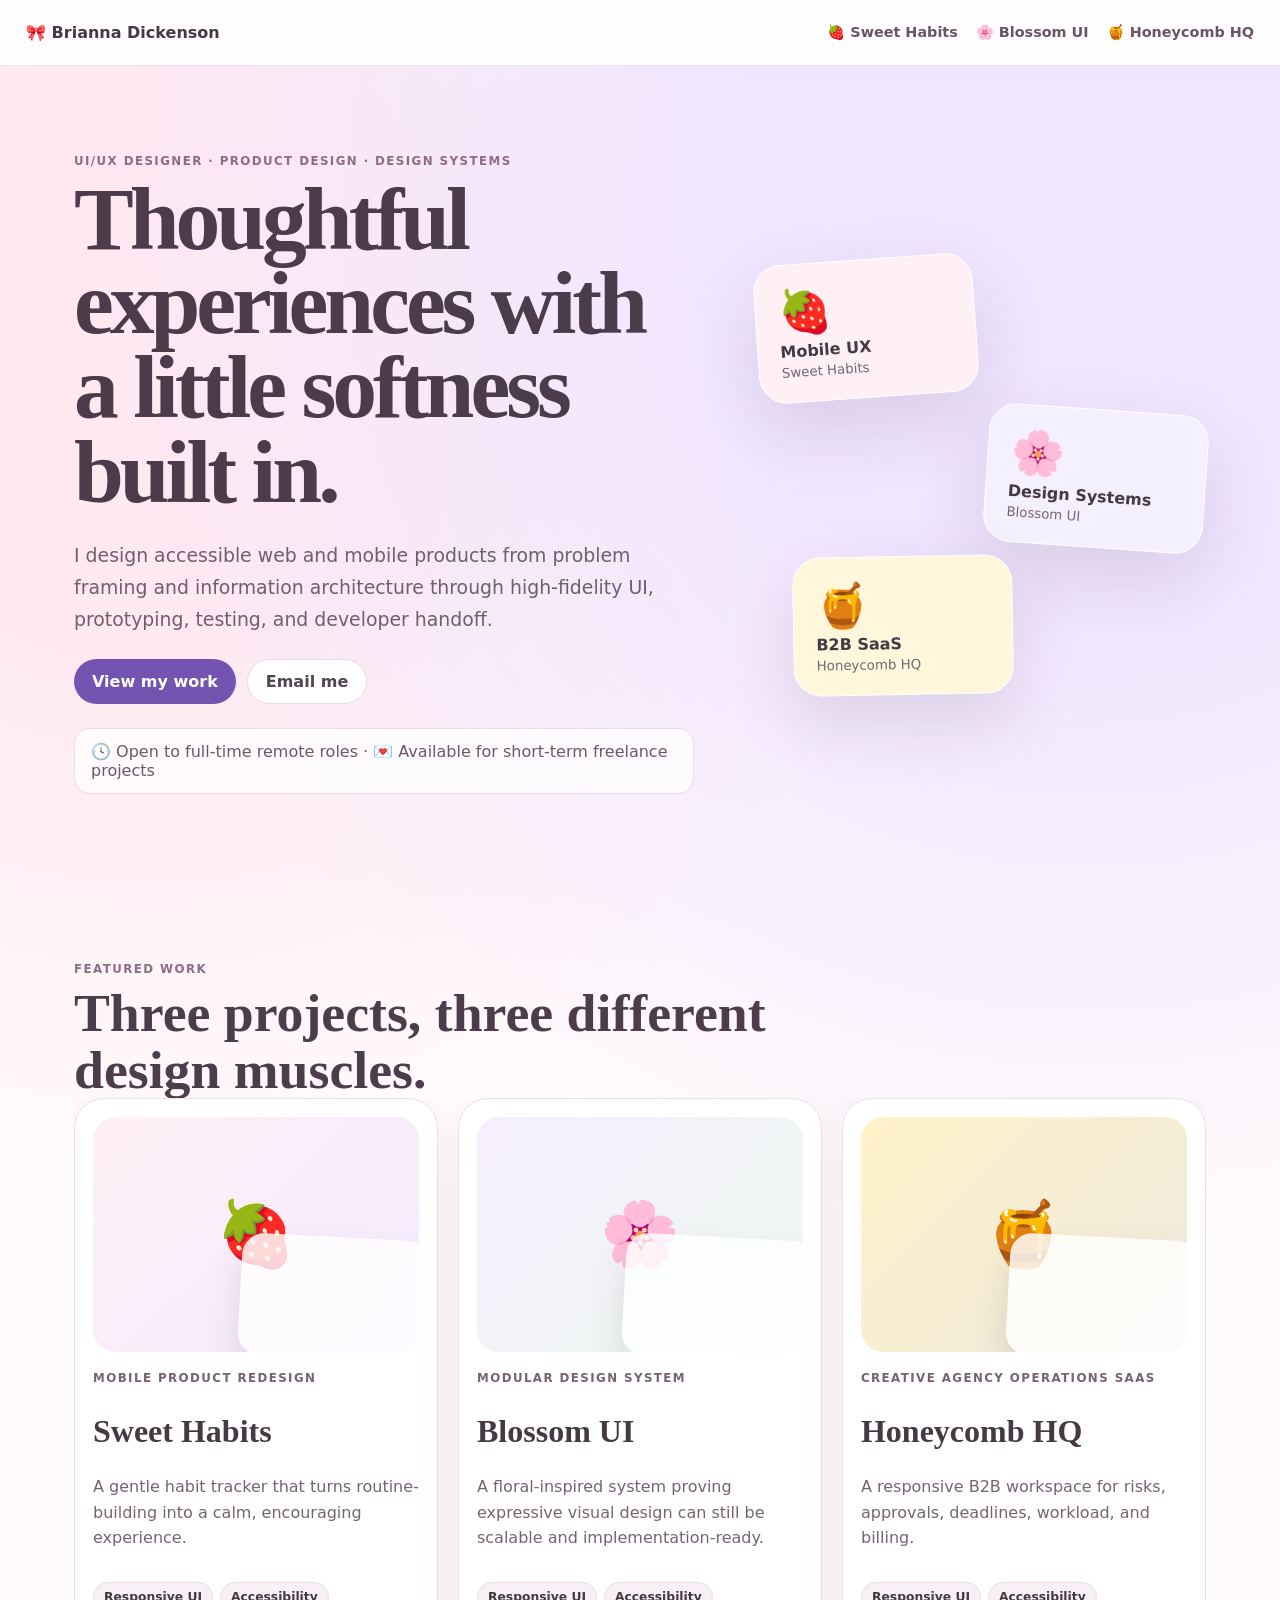
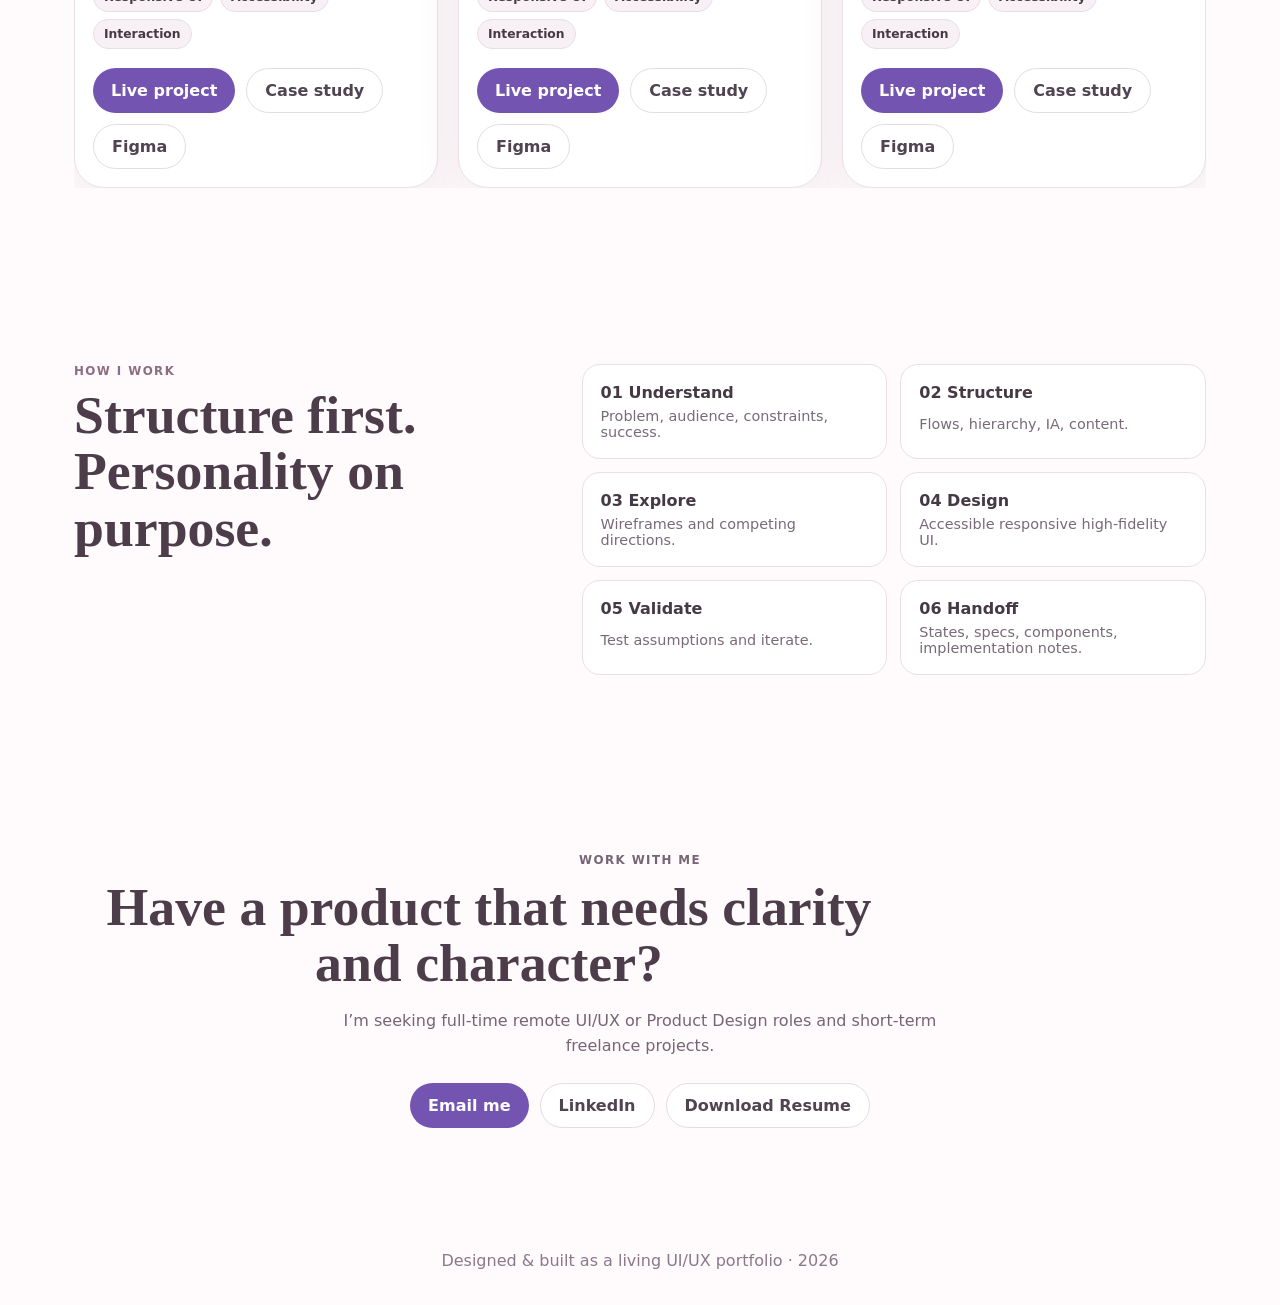
<file: site/index.html>
<!doctype html>
<html lang="en">
<head>
<meta charset="utf-8">
<meta name="viewport" content="width=device-width,initial-scale=1">
<meta name="description" content="Brianna Dickenson — UI/UX Designer, Product Design, Design Systems.">
<title>Brianna Dickenson · UI/UX Designer</title>
<style>
:root{font-family:Inter,system-ui,-apple-system,BlinkMacSystemFont,"Segoe UI",sans-serif;color:#453943;background:#fffafc;--pink:#b85f88;--purple:#79589f;--honey:#d6a72f;--ink:#2d3034}*{box-sizing:border-box}html{scroll-behavior:smooth}body{margin:0;min-width:320px}a{color:inherit}button,input,select{font:inherit}button{cursor:pointer}:focus-visible{outline:3px solid #6d56c7;outline-offset:3px}.skip{position:fixed;left:12px;top:12px;transform:translateY(-200%);background:#fff;padding:10px 14px;border-radius:10px;z-index:999}.skip:focus{transform:none}.manual-reduce *{scroll-behavior:auto!important;transition:none!important;animation:none!important}.eyebrow{text-transform:uppercase;letter-spacing:.12em;font-size:.74rem;font-weight:850;color:#8c6e82;margin:0 0 9px}.pill{display:inline-flex;padding:7px 10px;border-radius:999px;background:#f7f0f5;border:1px solid #eadde6;font-size:.77rem;font-weight:750}.btn{border:0;border-radius:999px;padding:12px 18px;font-weight:800;text-decoration:none;display:inline-flex;align-items:center;justify-content:center;gap:8px}.btn.primary{background:#7454b1;color:#fff}.btn.secondary{background:#fff;border:1px solid #e5dce3;color:#514451}.btn.pink{background:var(--pink);color:#fff}.btn.honey{background:var(--honey);color:#242424}.topnav{height:66px;display:flex;align-items:center;justify-content:space-between;padding:0 26px;border-bottom:1px solid rgba(70,50,65,.12);background:rgba(255,255,255,.9);backdrop-filter:blur(12px);position:sticky;top:0;z-index:30}.topnav a{text-decoration:none;font-weight:750}.topnav .brand{font-weight:900}.navlinks{display:flex;gap:18px;font-size:.9rem;color:#665765}
main{min-height:calc(100vh - 66px)}
/* landing */
.landing{background:radial-gradient(circle at 85% 8%,#f0e6ff 0 13%,transparent 35%),radial-gradient(circle at 12% 12%,#ffe9f1 0 11%,transparent 29%),#fffafc}.hero{max-width:1180px;margin:auto;padding:88px 24px 80px;display:grid;grid-template-columns:1.15fr .85fr;gap:54px;align-items:center;min-height:680px}.hero h1{font-family:Georgia,serif;font-size:clamp(3.2rem,7vw,6.7rem);line-height:.94;letter-spacing:-.045em;margin:0 0 25px;color:#4c3b4b}.lede{font-size:1.18rem;line-height:1.7;color:#6f5f6e;max-width:720px}.actions{display:flex;gap:11px;flex-wrap:wrap;margin-top:24px}.availability{margin-top:24px;background:rgba(255,255,255,.78);border:1px solid #eadce6;padding:13px 16px;border-radius:16px;width:fit-content;color:#6b5868}.heroart{min-height:470px;position:relative}.float{position:absolute;min-width:220px;padding:22px;border-radius:28px;box-shadow:0 28px 70px rgba(79,50,76,.14);border:1px solid #fff;display:grid;gap:4px}.float span{font-size:2.7rem}.float small{color:#776575}.f1{top:20px;left:8px;background:#fff0f5;transform:rotate(-4deg)}.f2{top:170px;right:0;background:#f5f0ff;transform:rotate(4deg)}.f3{bottom:14px;left:45px;background:#fff6db;transform:rotate(-1deg)}.section{max-width:1180px;margin:auto;padding:88px 24px}.section h2{font-family:Georgia,serif;font-size:clamp(2.25rem,4.2vw,4.3rem);line-height:1.05;margin:0;color:#4d3d4b;max-width:830px}.grid3{display:grid;grid-template-columns:repeat(3,1fr);gap:22px;margin-top:42px}.card{border-radius:30px;padding:18px;border:1px solid #eadfe8;background:#fff;box-shadow:0 18px 50px rgba(82,55,79,.07)}.preview{height:235px;border-radius:22px;display:grid;place-items:center;font-size:4rem;position:relative;overflow:hidden}.preview:after{content:"";position:absolute;width:58%;height:52%;right:-3%;bottom:-3%;background:rgba(255,255,255,.82);border-radius:22px;transform:rotate(3deg);box-shadow:0 20px 35px rgba(50,30,50,.12)}.sweetbg{background:linear-gradient(135deg,#fff0f5,#f4eaff)}.blossombg{background:linear-gradient(135deg,#f5eeff,#eff9ef)}.honeybg{background:linear-gradient(135deg,#fff2c8,#eee9df)}.card h3{font-family:Georgia,serif;font-size:2rem;margin:16px 0 8px}.card p{line-height:1.6;color:#746472}.chips{display:flex;gap:7px;flex-wrap:wrap;margin:15px 0 19px}.about{display:grid;grid-template-columns:.85fr 1.15fr;gap:46px}.process{display:grid;grid-template-columns:repeat(2,1fr);gap:13px}.process div{background:#fff;border:1px solid #eadfe8;border-radius:18px;padding:18px;display:grid;gap:6px}.process span{color:#786a76;font-size:.9rem}.contact{text-align:center}.contact p{max-width:650px;margin-inline:auto;color:#766575;line-height:1.6}.contact .actions{justify-content:center}.footer{text-align:center;padding:35px 20px;color:#8b7888}
/* Sweet */
.sweet{background:linear-gradient(180deg,#fffafd,#fff1f6)}.intro{max-width:1120px;margin:auto;padding:52px 24px 34px;display:flex;justify-content:space-between;align-items:end;gap:24px}.intro h1{font-family:Georgia,serif;font-size:clamp(3rem,6vw,5.3rem);margin:0;color:#6b3f58}.intro p:last-child{max-width:620px;line-height:1.6;color:#7f6675}.toggle{display:flex;gap:7px;align-items:center;background:#fff;border:1px solid #eadce4;border-radius:999px;padding:10px 14px;font-weight:700;white-space:nowrap}.phonewrap{max-width:1120px;margin:auto;padding:10px 24px 90px;display:grid;grid-template-columns:minmax(320px,500px) 1fr;gap:60px;align-items:center}.phone{width:min(390px,100%);margin:auto;background:#332f35;border-radius:46px;padding:10px;box-shadow:0 38px 75px rgba(94,53,79,.22)}.phonebar{color:#fff;display:flex;justify-content:space-between;padding:7px 18px 9px;font-size:.7rem}.screen{background:#fff9fb;border-radius:37px;padding:20px 17px 14px;min-height:680px}.greeting{display:flex;justify-content:space-between;align-items:center}.greeting small,.today small{color:#9b788b}.greeting h2{font-size:1.35rem;margin:3px 0;color:#603e52}.avatar{border:0;background:#f4dce6;color:#794c65;width:42px;height:42px;border-radius:50%;font-weight:850}.progress{margin-top:18px;background:linear-gradient(135deg,#f8dbe7,#eee1ff);padding:17px;border-radius:21px}.progresshead{display:flex;justify-content:space-between;align-items:baseline}.progresshead strong{font-size:1.55rem}.progresshead span{font-size:.76rem;color:#745e6c}.track{height:8px;background:rgba(255,255,255,.72);border-radius:999px;overflow:hidden;margin-top:11px}.track i{display:block;height:100%;background:#b65e88;border-radius:999px;transition:width .3s ease}.progress p{margin:9px 0 0;font-size:.82rem}.today{display:flex;justify-content:space-between;align-items:center;margin:23px 2px 9px}.today h3{margin:2px 0}.add{width:38px;height:38px;border:0;border-radius:50%;background:#b85e88;color:#fff;font-size:1.3rem}.habitlist{display:grid;gap:8px}.habit{width:100%;border:1px solid #eadde5;background:#fff;border-radius:16px;padding:11px;display:grid;grid-template-columns:40px 1fr 28px;align-items:center;text-align:left;color:#493b45}.habit.done{background:#f4ebf5}.hicon{width:36px;height:36px;border-radius:11px;background:#fff3f7;display:grid;place-items:center}.hname{display:grid;gap:2px}.hname small{color:#987f8e;font-size:.7rem}.check{width:23px;height:23px;border:2px solid #d6c1cd;border-radius:50%;display:grid;place-items:center;color:#fff}.habit.done .check{background:#b65e88;border-color:#b65e88}.week{margin-top:16px;background:#fff;border:1px solid #eadde5;border-radius:17px;padding:13px}.weektop{display:flex;justify-content:space-between}.weekdays{display:flex;justify-content:space-between;margin-top:10px}.weekdays i{font-style:normal;width:29px;height:29px;border-radius:50%;display:grid;place-items:center;font-size:.66rem;background:#f2eaef;color:#9b8290}.weekdays i.on{background:#bb6a91;color:#fff}.phonenav{display:grid;grid-template-columns:repeat(3,1fr);margin-top:16px;border-top:1px solid #eadde5;padding-top:9px}.phonenav button{border:0;background:transparent;color:#9d8392;display:grid;place-items:center;font-size:.72rem}.phonenav .active{color:#a74f79}.notes h2{font-family:Georgia,serif;font-size:2.7rem;margin:0}.notes ul{padding-left:18px;line-height:1.9;color:#705f69}.note{margin-top:22px;background:#fff;border:1px solid #eadde5;border-radius:18px;padding:18px}.note p{color:#776671;line-height:1.6}
/* Blossom */
.blossom{background:#faf9fd}.bwrap{display:grid;grid-template-columns:240px 1fr;max-width:1450px;margin:auto}.bside{min-height:calc(100vh - 66px);border-right:1px solid #e4deeb;padding:24px 16px;position:sticky;top:66px;align-self:start;height:calc(100vh - 66px)}.blogo{display:flex;gap:9px;align-items:center;margin-bottom:26px}.blogo span{font-size:1.9rem}.blogo div{display:grid}.blogo small{color:#887d91}.bside button{width:100%;border:0;background:transparent;border-radius:11px;padding:10px 11px;text-align:left;margin-bottom:5px;font-weight:700;color:#615667}.bside button.active{background:#ece5f6;color:#674e8b}.bcontent{padding:54px 40px 90px;max-width:1040px}.bcontent h1{font-family:Georgia,serif;font-size:clamp(3rem,5vw,5rem);margin:0}.systemlede{color:#746a79;max-width:650px;line-height:1.6}.doc{background:#fff;border:1px solid #e5deea;border-radius:25px;padding:24px;margin:22px 0;box-shadow:0 14px 40px rgba(80,65,96,.05)}.dochead{display:flex;justify-content:space-between;gap:25px;margin-bottom:22px}.dochead h2{margin:3px 0;font-size:1.55rem}.dochead p{max-width:420px;color:#796f7d;line-height:1.5;margin:0}.swatches{display:grid;grid-template-columns:repeat(6,1fr);gap:11px}.swatch span{height:86px;border-radius:14px;display:block;border:1px solid rgba(0,0,0,.06)}.swatch strong,.swatch code{display:block;margin-top:6px}.swatch code{font-size:.7rem;color:#85798a}.typespec{display:grid;gap:18px;background:#faf7fc;border-radius:17px;padding:20px}.typespec .display{font-family:Georgia,serif;font-size:3rem}.stage{min-height:125px;background:#faf8fc;border-radius:17px;padding:22px;display:flex;align-items:center;gap:11px;flex-wrap:wrap}.bb{border:0;border-radius:11px;padding:11px 15px;font-weight:800}.bb.primary{background:#79589f;color:#fff}.bb.secondary{background:#fff;border:1px solid #cfc1d9}.bb.danger{background:#fae6e6;color:#9d3131}.bb:disabled{background:#dad4df;color:#8b8490}.status{padding:8px 10px;border-radius:999px;font-weight:750;font-size:.8rem}.success{background:#e4f3e7;color:#2d6b39}.warning{background:#fff1cf;color:#815d09}.error{background:#fae1e3;color:#8e2830}.neutral{background:#ece9ef;color:#5e5663}.settings{display:grid;grid-template-columns:200px 1fr;border:1px solid #e5deea;border-radius:18px;overflow:hidden}.setnav{background:#f5f0f9;padding:17px;display:grid;align-content:start;gap:5px}.setnav button{border:0;background:transparent;text-align:left;padding:8px;border-radius:9px}.setnav button.active{background:#fff;font-weight:800}.setpanel{padding:24px;display:grid;gap:14px}.field{display:grid;gap:6px;font-weight:700;font-size:.9rem}.field input,.field select{border:1px solid #d9ced6;border-radius:11px;padding:11px;background:#fff}.toast{position:fixed;right:22px;bottom:22px;background:#473b4d;color:#fff;border-radius:13px;padding:12px 15px;z-index:120}
/* honey */
.honey{background:#f5f4f1;color:#2f3134}.hq{display:grid;grid-template-columns:225px 1fr;max-width:1540px;margin:auto}.hside{background:#25282c;color:#f7f5ef;padding:22px 15px;min-height:calc(100vh - 66px);position:sticky;top:66px;height:calc(100vh - 66px)}.hbrand{display:flex;gap:9px;align-items:center;padding:0 7px 18px}.hex{width:38px;height:38px;border-radius:11px;background:#d6a72f;color:#242424;display:grid;place-items:center;font-size:1.3rem}.hbrand div{display:grid}.hbrand small{color:#aaa89f}.hside nav{display:grid;gap:4px}.hside nav button{border:0;background:transparent;color:#c9c7c0;text-align:left;padding:10px;border-radius:9px;display:flex;justify-content:space-between}.hside nav button.active{background:#35393e;color:#fff;font-weight:800}.hside b{background:#d6a72f;color:#242424;border-radius:999px;padding:1px 7px}.hmain{padding:34px 30px 75px;overflow:hidden}.htop{display:flex;justify-content:space-between;align-items:center;gap:20px;margin-bottom:25px}.htop h1{margin:2px 0;font-size:2.1rem}.attn{display:grid;grid-template-columns:repeat(3,1fr);gap:12px}.attn button{border:1px solid #ddd8cc;background:#fff;border-radius:15px;padding:15px;text-align:left;display:grid;grid-template-columns:40px 1fr 18px;gap:9px;align-items:center;color:#2f3033}.attn .ico{width:36px;height:36px;border-radius:11px;display:grid;place-items:center;font-weight:900}.risk .ico{background:#f8dfd8;color:#9e4432}.approval .ico{background:#e3eee3;color:#43704a}.invoice .ico{background:#fff1c9;color:#7b5b0b}.attn small{color:#77736c}.kpis{display:grid;grid-template-columns:repeat(4,1fr);gap:12px;margin:14px 0}.kpis div{background:#fff;border:1px solid #ddd8cc;border-radius:15px;padding:15px;display:grid;gap:4px}.kpis small{color:#77736c}.kpis strong{font-size:1.55rem}.panel{background:#fff;border:1px solid #ddd8cc;border-radius:17px;padding:17px;margin-top:14px}.panelhead{display:flex;justify-content:space-between;align-items:center}.panelhead h2{margin:0;font-size:1.22rem}.filters{display:flex;gap:9px;margin:14px 0}.filters input,.filters select{border:1px solid #d9d4c9;border-radius:9px;background:#fff;padding:10px}.filters input{flex:1}.tablewrap{overflow:auto;border:1px solid #e2ded4;border-radius:11px}table{width:100%;border-collapse:collapse;min-width:790px}th,td{padding:11px 12px;border-bottom:1px solid #ece8de;text-align:left;font-size:.82rem}th{background:#faf9f6;color:#747069;font-size:.72rem;text-transform:uppercase}tbody tr{cursor:pointer}tbody tr:hover,tbody tr:focus{background:#fffaf0;outline:none}td:first-child{display:grid;gap:2px}td:first-child small{color:#868178}.health{display:inline-flex;gap:5px;align-items:center;border-radius:999px;padding:6px 8px;font-weight:800;font-size:.73rem}.on-track{background:#e5f0e6;color:#3c6b42}.needs-attention{background:#fff0c8;color:#795b0a}.at-risk{background:#f8dfdb;color:#8d3e34}.bottom{display:grid;grid-template-columns:1fr 1fr;gap:14px}.capacity{display:grid;gap:11px;margin-top:14px}.crow{display:grid;grid-template-columns:140px 1fr 40px;gap:9px;align-items:center}.crow div:first-child{display:grid}.crow small{color:#858177;font-size:.71rem}.ctrack{height:7px;background:#ede9df;border-radius:999px;overflow:hidden}.ctrack i{height:100%;display:block;background:#d6a72f}.activity{list-style:none;padding:0;margin:14px 0 0;display:grid;gap:13px}.activity li{display:grid;grid-template-columns:34px 1fr;gap:8px}.activity li>span{width:31px;height:31px;border-radius:9px;background:#f1eee6;display:grid;place-items:center}.activity div{display:grid}.activity small{color:#878279}.empty{text-align:center;padding:35px;color:#77736c}
/* modal */
.backdrop{position:fixed;inset:0;background:rgba(45,32,43,.52);display:grid;place-items:center;padding:20px;z-index:100}.modal{width:min(540px,100%);background:#fff;border-radius:22px;box-shadow:0 28px 75px rgba(30,20,30,.28);overflow:hidden}.mhead{padding:19px 21px;border-bottom:1px solid #eee5eb;display:flex;justify-content:space-between;align-items:center}.mhead h2{margin:0;font-size:1.3rem}.close{width:37px;height:37px;border-radius:50%;border:1px solid #e5dbe2;background:#fff;font-size:1.4rem}.mbody{padding:21px}.mactions{padding:15px 21px;border-top:1px solid #eee5eb;display:flex;justify-content:flex-end;gap:9px}.form{display:grid;gap:14px}.form label{display:grid;gap:6px;font-weight:750}.form input,.form select{border:1px solid #d9ced6;border-radius:11px;padding:11px}
@media(max-width:980px){.hero{grid-template-columns:1fr;min-height:auto}.heroart{min-height:360px}.grid3{grid-template-columns:1fr}.about{grid-template-columns:1fr}.phonewrap{grid-template-columns:1fr}.bwrap{grid-template-columns:1fr}.bside{position:static;height:auto;min-height:auto;border-right:0;border-bottom:1px solid #e4deeb;display:flex;gap:7px;overflow:auto}.blogo{margin:0 10px 0 0}.bside button{width:auto;white-space:nowrap}.swatches{grid-template-columns:repeat(3,1fr)}.hq{grid-template-columns:72px 1fr}.hside{padding-inline:9px}.hbrand div,.hside nav button:not(.active){display:none}.hbrand .hex{margin:auto}.hside nav button.active{font-size:0;justify-content:center}.hside nav button.active:before{content:"⌂";font-size:1.2rem}.attn,.kpis{grid-template-columns:repeat(2,1fr)}}@media(max-width:700px){.topnav{height:auto;padding:12px 15px;align-items:flex-start}.navlinks{flex-direction:column;gap:6px;font-size:.78rem}.hero{padding-top:44px}.hero h1{font-size:3.2rem}.heroart{min-height:315px}.float{min-width:175px;padding:15px}.f3{left:16px}.process{grid-template-columns:1fr}.intro{align-items:flex-start;flex-direction:column}.phonewrap{padding-inline:15px}.bcontent{padding:33px 15px 70px}.dochead{flex-direction:column}.swatches{grid-template-columns:repeat(2,1fr)}.settings{grid-template-columns:1fr}.setnav{grid-template-columns:repeat(2,1fr)}.hq{grid-template-columns:1fr}.hside{position:static;height:auto;min-height:auto;display:flex;align-items:center;gap:8px;overflow:auto}.hbrand{padding:0}.hside nav{display:flex}.hside nav button{display:none}.hside nav button.active{display:block;font-size:.8rem}.hside nav button.active:before{display:none}.hmain{padding:22px 13px 65px}.htop{align-items:flex-start;flex-direction:column}.attn,.kpis,.bottom{grid-template-columns:1fr}.filters{flex-direction:column}.tablewrap table{min-width:0}.tablewrap thead{display:none}.tablewrap tbody,.tablewrap tr,.tablewrap td{display:block;width:100%}.tablewrap tr{padding:11px;border-bottom:1px solid #ece8de}.tablewrap td{border:0;padding:5px 2px;display:flex!important;justify-content:space-between;gap:14px}.tablewrap td:before{content:attr(data-label);font-weight:800;color:#6f6a62}.tablewrap td:first-child{justify-content:flex-start}.tablewrap td:first-child:before{display:none}.crow{grid-template-columns:115px 1fr 36px}}@media(prefers-reduced-motion:reduce){*{scroll-behavior:auto!important;transition:none!important;animation:none!important}}

/* Sweet Habits expanded scope */
.sweet-subview{display:grid;gap:12px}.sweet-actions{display:flex;gap:8px;flex-wrap:wrap}.sweet-field{display:grid;gap:5px;margin:8px 0;font-weight:750}.sweet-field input,.sweet-field select{border:1px solid #d9c9d3;border-radius:10px;padding:10px;background:#fff}.sweet-error{color:#a53640;font-size:.75rem}.sweet-empty{text-align:center;padding:28px 12px;color:#7d6875}.sweet-week{display:grid;grid-template-columns:repeat(7,1fr);gap:6px;margin-top:10px}.sweet-day{background:#f1e9ef;border-radius:9px;padding:8px 2px;text-align:center;font-size:.68rem}.sweet-day.on{background:#b8688f;color:#fff}.sweet-bars{height:100px;display:flex;align-items:end;gap:7px;margin-top:12px}.sweet-bars i{display:block;flex:1;background:#e4d4de;border-radius:7px 7px 0 0}.sweet-setting{display:flex;justify-content:space-between;gap:10px;align-items:center;padding:10px 0;border-bottom:1px solid #eee1e8}.sweet-welcome{min-height:620px;display:grid;place-items:center;text-align:center}.sweet-welcome .berry{font-size:4.5rem}.sweet-welcome h2{font-family:Georgia,serif;font-size:2rem}.sweet-state{border:1px dashed #d7c5cf;border-radius:14px;padding:12px;margin-top:10px}

/* Blossom UI expanded component library */
.compgrid{display:grid;grid-template-columns:repeat(2,minmax(0,1fr));gap:14px}.spec{background:#fff;border:1px solid #e5deea;border-radius:18px;padding:18px}.spec h3{margin:0 0 6px}.spec p{color:#786f7d;line-height:1.5}.controlrow{display:flex;gap:10px;align-items:center;flex-wrap:wrap}.bl-input,.bl-select,.bl-textarea{border:1px solid #cfc3d4;border-radius:10px;padding:10px 12px;background:#fff;width:100%}.bl-textarea{min-height:90px;resize:vertical}.bl-label{display:grid;gap:6px;font-weight:750}.bl-help{font-size:.78rem;color:#756b79}.bl-error{font-size:.78rem;color:#9b303b}.bl-switch{position:relative;width:44px;height:24px;background:#d8d0dc;border:0;border-radius:999px}.bl-switch[aria-checked="true"]{background:#79589f}.bl-switch:after{content:"";position:absolute;width:18px;height:18px;border-radius:50%;background:#fff;top:3px;left:3px;transition:.2s}.bl-switch[aria-checked="true"]:after{left:23px}.bl-tabs{display:flex;gap:4px;border-bottom:1px solid #ddd4e2}.bl-tabs button{border:0;background:transparent;padding:10px 12px}.bl-tabs .active{color:#704f99;border-bottom:3px solid #79589f;font-weight:850}.bl-topnav{display:flex;justify-content:space-between;align-items:center;background:#f6f0fa;border-radius:12px;padding:10px 12px}.bl-mobile{display:grid;grid-template-columns:repeat(4,1fr);border:1px solid #e2d9e7;border-radius:12px;overflow:hidden}.bl-mobile button{border:0;background:#fff;padding:10px 5px}.bl-mobile .active{background:#eee5f5;color:#69488e}.alert{border-radius:12px;padding:12px 14px;display:flex;gap:9px;align-items:start}.alert.info{background:#eee8fa;color:#58417a}.alert.good{background:#e6f3e8;color:#32663b}.alert.bad{background:#fae6e8;color:#8e313b}.spinner{width:28px;height:28px;border-radius:50%;border:4px solid #ded4e4;border-top-color:#79589f;animation:spin 1s linear infinite}@keyframes spin{to{transform:rotate(360deg)}}.tooltipWrap{position:relative;display:inline-block}.tooltipWrap .tip{display:none;position:absolute;bottom:120%;left:50%;transform:translateX(-50%);background:#423847;color:#fff;border-radius:8px;padding:7px 9px;white-space:nowrap;font-size:.75rem}.tooltipWrap:focus-within .tip,.tooltipWrap:hover .tip{display:block}.popover{position:absolute;background:#fff;border:1px solid #ded3e3;border-radius:12px;box-shadow:0 14px 35px rgba(70,50,80,.14);padding:8px;display:grid;gap:4px;z-index:10}.popover button{border:0;background:transparent;text-align:left;padding:8px;border-radius:8px}.popover button:hover{background:#f3edf6}.bl-card{border:1px solid #e2d9e6;border-radius:16px;padding:16px;background:#fff}.bl-avatar{width:42px;height:42px;border-radius:50%;display:grid;place-items:center;background:#e8dcf1;color:#634a79;font-weight:850}.bl-divider{height:1px;background:#e5dde7;margin:12px 0}.doDont{display:grid;grid-template-columns:1fr 1fr;gap:10px}.do,.dont{border-radius:12px;padding:12px}.do{background:#eaf5ec}.dont{background:#fbe9eb}.responsive-demo{display:grid;grid-template-columns:180px 1fr;border:1px solid #e3dbe7;border-radius:14px;overflow:hidden}.responsive-demo aside{background:#f3edf6;padding:14px}.responsive-demo main{padding:14px;min-height:auto}.bl-badge{display:inline-flex;padding:6px 9px;border-radius:999px;background:#eee7f5;color:#684c83;font-weight:800;font-size:.75rem}
@media(max-width:700px){.compgrid{grid-template-columns:1fr}.responsive-demo{grid-template-columns:1fr}.responsive-demo aside{display:none}}

/* Honeycomb HQ expanded SaaS scope */
.hglobal{display:flex;gap:10px;align-items:center}.hglobal input{min-width:280px;border:1px solid #d9d4c9;border-radius:10px;padding:10px;background:#fff}.hpagegrid{display:grid;grid-template-columns:repeat(3,1fr);gap:12px}.hcard{background:#fff;border:1px solid #ddd8cc;border-radius:15px;padding:15px}.hcard h3{margin:0 0 6px}.hstack{display:grid;gap:10px}.hlistrow{display:grid;grid-template-columns:1.3fr .8fr .8fr auto;gap:12px;align-items:center;padding:12px;border-bottom:1px solid #ece8de}.hlistrow:last-child{border-bottom:0}.hlistrow button{white-space:nowrap}.hform{display:grid;gap:12px}.hform label{display:grid;gap:5px;font-weight:750}.hform input,.hform select,.hform textarea{border:1px solid #d8d2c6;border-radius:10px;padding:10px;background:#fff}.hstatus{font-size:.75rem;font-weight:800;padding:5px 8px;border-radius:999px;background:#eeeae1}.hstatus.overdue{background:#f7ded9;color:#8b3a30}.hstatus.pending{background:#fff0c7;color:#725409}.hstatus.approved{background:#e4f0e5;color:#35643d}.hnotif{position:relative}.hnotif b{position:absolute;top:-6px;right:-6px;background:#d6a72f;color:#222;border-radius:999px;font-size:.65rem;padding:2px 5px}.hmobile{display:none;position:fixed;left:0;right:0;bottom:0;background:#25282c;padding:7px;z-index:50;grid-template-columns:repeat(4,1fr)}.hmobile button{border:0;background:transparent;color:#ddd9d0;padding:8px;font-size:.72rem}.hmobile .active{color:#f5c84e;font-weight:850}.wizardSteps{display:flex;gap:6px;margin-bottom:14px}.wizardSteps span{height:6px;flex:1;background:#e8e2d8;border-radius:999px}.wizardSteps .on{background:#d6a72f}.searchResults{display:grid;gap:10px}.searchGroup{border-top:1px solid #ece8de;padding-top:10px}.searchGroup:first-child{border:0}.searchItem{display:flex;justify-content:space-between;padding:7px 0}.state-demo{display:grid;grid-template-columns:repeat(2,1fr);gap:10px}.state-demo div{border-radius:12px;padding:12px;background:#faf8f3;border:1px solid #e8e2d7}@media(max-width:980px){.hpagegrid{grid-template-columns:1fr 1fr}.hglobal input{min-width:180px}}@media(max-width:700px){.hglobal{width:100%;flex-wrap:wrap}.hglobal input{min-width:0;flex:1}.hpagegrid{grid-template-columns:1fr}.hlistrow{grid-template-columns:1fr}.hlistrow>*{justify-self:start}.hmobile{display:grid}.hmain{padding-bottom:90px}.hside nav button{display:none!important}.hside{display:none}.hq{grid-template-columns:1fr}}

/* Shared accessible Featured Work carousel */
#work .work-carousel{position:relative;min-width:0}#work .work-viewport{overflow:hidden;min-width:0;touch-action:pan-y;overscroll-behavior-inline:contain}#work .work-track{display:flex!important;flex-wrap:nowrap!important;align-items:stretch!important;gap:20px!important;margin-top:0!important;transition:transform .3s ease;will-change:transform}#work .work-track>.card,#work .work-track>.project{flex:0 0 calc((100% - 40px)/3)!important;width:calc((100% - 40px)/3)!important;min-width:0!important;max-width:none!important;box-sizing:border-box;display:flex!important;flex-direction:column!important;height:auto!important}#work .work-track>.card>.project-actions,#work .work-track>.card>.links{margin-top:auto!important}#work .work-track>.project>div:last-child{display:flex;flex-direction:column;flex:1}#work .work-track>.project .actions{margin-top:auto}#work .work-controls{display:flex;align-items:center;justify-content:flex-end;gap:10px;margin:0 0 16px}#work .work-arrow{display:grid;place-items:center;width:42px;height:42px;border-radius:50%;border:1px solid var(--line,#ddd);background:#fff;color:inherit;font:inherit;font-size:1.45rem;cursor:pointer;line-height:1}#work .work-arrow:disabled{opacity:.3;cursor:default}#work .work-counter{font-size:.85rem;color:var(--muted,#777);min-width:95px;text-align:center}#work .work-controls[hidden]{display:none!important}#work .work-track>.card .actions,#work .work-track>.card .project-actions{margin-top:auto}#work .work-track>.card .links{margin-top:auto}@media(max-width:950px){#work .work-track>.card,#work .work-track>.project{flex-basis:calc((100% - 20px)/2)!important;width:calc((100% - 20px)/2)!important}}@media(max-width:650px){#work .work-track>.card,#work .work-track>.project{flex-basis:100%!important;width:100%!important}}@media(prefers-reduced-motion:reduce){#work .work-track{transition:none!important}}
#work .work-track>.work-page-hidden{display:none!important}#work .work-track{transition:none!important}\n
/* Portfolio Family: sticky navigation and accessible, scroll-triggered back-to-top */
.topnav{position:sticky;top:0;z-index:50;backdrop-filter:blur(12px);-webkit-backdrop-filter:blur(12px)}
html{scroll-padding-top:86px}
.backtop{position:fixed;right:18px;bottom:18px;width:44px;height:44px;display:grid;place-items:center;padding:0;border-radius:50%;border:1px solid var(--line, #ded8e6);background:#fff;color:var(--backtop-accent,var(--violet,var(--accent,var(--ink,#6d56c7))));box-shadow:0 12px 30px rgba(78,49,67,.13);font-family:inherit;font-size:1.25rem;line-height:1;font-weight:800;cursor:pointer;z-index:60;transition:opacity .18s ease,visibility .18s ease,transform .18s ease,box-shadow .18s ease}
.backtop:not(.is-visible){opacity:0;visibility:hidden;pointer-events:none;transform:translateY(8px)}
.backtop.is-visible{opacity:1;visibility:visible;transform:translateY(0)}
.backtop.is-visible:hover{transform:translateY(-3px);box-shadow:0 16px 36px rgba(78,49,67,.19)}
.backtop:focus-visible{outline:3px solid var(--backtop-accent,var(--violet,var(--accent,#6d56c7)));outline-offset:3px}
@media(prefers-reduced-motion:reduce){.backtop{transition:none}.backtop.is-visible:hover{transform:none}}
</style>
</head>
<body>
<a class="skip" href="#main">Skip to content</a>
<div id="app"></div>
<script>
const BASE=location.pathname.startsWith('/ui-ux-designer/')?'/ui-ux-designer/':'/';
const route=location.pathname.replace(BASE,'').replace(/^\/|\/$/g,'');
const app=document.getElementById('app');
const nav=()=>`<nav class="topnav"><a class="brand" href="${BASE}">🎀 Brianna Dickenson</a><div class="navlinks"><a href="${BASE}sweet-habits/">🍓 Sweet Habits</a><a href="${BASE}blossom-ui/">🌸 Blossom UI</a><a href="${BASE}honeycomb-hq/">🍯 Honeycomb HQ</a></div></nav>`;
function modal(title,body,actions=''){const returnFocus=document.activeElement;document.body.insertAdjacentHTML('beforeend',`<div class="backdrop" id="modalBackdrop"><section class="modal" role="dialog" aria-modal="true" aria-labelledby="mt"><div class="mhead"><h2 id="mt">${title}</h2><button class="close" aria-label="Close dialog">×</button></div><div class="mbody">${body}</div><div class="mactions">${actions}</div></section></div>`);const b=document.getElementById('modalBackdrop');const close=()=>{b.remove();if(returnFocus&&returnFocus.focus)returnFocus.focus()};b.querySelector('.close').focus();b.querySelector('.close').onclick=close;b.onclick=e=>{if(e.target===b)close()};document.addEventListener('keydown',function keys(e){if(!document.body.contains(b)){document.removeEventListener('keydown',keys);return}if(e.key==='Escape'){close();document.removeEventListener('keydown',keys);return}if(e.key==='Tab'){const els=[...b.querySelectorAll('button,input,select,textarea,a[href]')].filter(x=>!x.disabled);if(!els.length)return;const first=els[0],last=els[els.length-1];if(e.shiftKey&&document.activeElement===first){e.preventDefault();last.focus()}else if(!e.shiftKey&&document.activeElement===last){e.preventDefault();first.focus()}}});return b}

function initWorkCarousel(root=document){const work=root.querySelector('#work');if(!work||work.dataset.carouselReady)return;const track=work.querySelector('.projects,.grid3,.grid');if(!track)return;const cards=[...track.children].filter(el=>el.matches('article.card,article.project'));if(!cards.length)return;work.dataset.carouselReady='true';const viewport=document.createElement('div');viewport.className='work-viewport';const wrapper=document.createElement('div');wrapper.className='work-carousel';track.classList.add('work-track');track.parentNode.insertBefore(wrapper,track);wrapper.appendChild(viewport);viewport.appendChild(track);const controls=document.createElement('div');controls.className='work-controls';controls.setAttribute('aria-label','Featured work navigation');const prev=document.createElement('button'),next=document.createElement('button'),counter=document.createElement('span');prev.type=next.type='button';prev.className=next.className='work-arrow';prev.textContent='‹';next.textContent='›';prev.setAttribute('aria-label','Previous project');next.setAttribute('aria-label','Next project');counter.className='work-counter';counter.setAttribute('aria-live','polite');controls.append(prev,counter,next);wrapper.parentNode.insertBefore(controls,wrapper);let page=0;function visible(){return window.matchMedia('(max-width:650px)').matches?1:window.matchMedia('(max-width:950px)').matches?2:3}function update(){const count=visible(),totalPages=Math.ceil(cards.length/count);page=Math.max(0,Math.min(page,totalPages-1));const start=page*count,end=Math.min(cards.length,start+count);track.style.transform='none';controls.hidden=totalPages<=1;prev.disabled=page===0;next.disabled=page===totalPages-1;counter.textContent=(start+1)+'–'+end+' of '+cards.length;cards.forEach((card,i)=>{const hidden=i<start||i>=end;card.classList.toggle('work-page-hidden',hidden);card.setAttribute('aria-hidden',String(hidden));if('inert'in card)card.inert=hidden;else card.querySelectorAll('a,button,input,select,textarea').forEach(el=>{if(hidden){if(!el.hasAttribute('data-work-tab'))el.setAttribute('data-work-tab',el.getAttribute('tabindex')??'');el.tabIndex=-1}else if(el.hasAttribute('data-work-tab')){const old=el.getAttribute('data-work-tab');if(old)el.setAttribute('tabindex',old);else el.removeAttribute('tabindex');el.removeAttribute('data-work-tab')}})})}prev.addEventListener('click',()=>{page=Math.max(0,page-1);update()});next.addEventListener('click',()=>{page=Math.min(Math.ceil(cards.length/visible())-1,page+1);update()});let startX=null,startY=null;viewport.addEventListener('touchstart',e=>{if(e.touches.length===1){startX=e.touches[0].clientX;startY=e.touches[0].clientY}},{passive:true});viewport.addEventListener('touchend',e=>{if(startX===null||!e.changedTouches.length)return;const dx=e.changedTouches[0].clientX-startX,dy=e.changedTouches[0].clientY-startY;startX=startY=null;if(Math.abs(dx)>45&&Math.abs(dx)>Math.abs(dy)*1.2){page=Math.max(0,Math.min(Math.ceil(cards.length/visible())-1,page+(dx<0?1:-1)));update()}},{passive:true});let previousCount=visible();window.addEventListener('resize',()=>{const count=visible();if(count!==previousCount){page=0;previousCount=count}update()});update()}

function landing(){app.innerHTML=`<div class="landing">${nav()}<main id="main"><section class="hero"><div><p class="eyebrow">UI/UX Designer · Product Design · Design Systems</p><h1>Thoughtful experiences with a little softness built in.</h1><p class="lede">I design accessible web and mobile products from problem framing and information architecture through high-fidelity UI, prototyping, testing, and developer handoff.</p><div class="actions"><a class="btn primary" href="#work">View my work</a><a class="btn secondary" href="mailto:breyhanadickenson@gmail.com?subject=Interested%20in%20Working%20With%20You">Email me</a></div><div class="availability">🕓 Open to full-time remote roles · 💌 Available for short-term freelance projects</div></div><div class="heroart"><div class="float f1"><span>🍓</span><strong>Mobile UX</strong><small>Sweet Habits</small></div><div class="float f2"><span>🌸</span><strong>Design Systems</strong><small>Blossom UI</small></div><div class="float f3"><span>🍯</span><strong>B2B SaaS</strong><small>Honeycomb HQ</small></div></div></section><section class="section" id="work"><p class="eyebrow">Featured work</p><h2>Three projects, three different design muscles.</h2><div class="grid3">${[['🍓','Sweet Habits','Mobile Product Redesign','A gentle habit tracker that turns routine-building into a calm, encouraging experience.','sweetbg','sweet-habits/','https://github.com/breyhanaariel/ui-ux-designer/tree/main/sweet-habits','https://www.figma.com/design/3BObCtX2MJOLX0rZgTg1Vn?node-id=1-16'],['🌸','Blossom UI','Modular Design System','A floral-inspired system proving expressive visual design can still be scalable and implementation-ready.','blossombg','blossom-ui/','https://github.com/breyhanaariel/ui-ux-designer/tree/main/blossom-ui','https://www.figma.com/design/3BObCtX2MJOLX0rZgTg1Vn?node-id=1-43'],['🍯','Honeycomb HQ','Creative Agency Operations SaaS','A responsive B2B workspace for risks, approvals, deadlines, workload, and billing.','honeybg','honeycomb-hq/','https://github.com/breyhanaariel/ui-ux-designer/tree/main/honeycomb-hq','https://www.figma.com/design/3BObCtX2MJOLX0rZgTg1Vn?node-id=1-77']].map(p=>`<article class="card"><div class="preview ${p[4]}">${p[0]}</div><p class="eyebrow" style="margin-top:17px">${p[2]}</p><h3>${p[1]}</h3><p>${p[3]}</p><div class="chips"><span class="pill">Responsive UI</span><span class="pill">Accessibility</span><span class="pill">Interaction</span></div><div class="actions"><a class="btn primary" href="${BASE+p[5]}">Live project</a><a class="btn secondary" href="${p[6]}">Case study</a><a class="btn secondary" href="${p[7]}">Figma</a></div></article>`).join('')}</div></section><section class="section about"><div><p class="eyebrow">How I work</p><h2>Structure first. Personality on purpose.</h2></div><div class="process">${[['01 Understand','Problem, audience, constraints, success.'],['02 Structure','Flows, hierarchy, IA, content.'],['03 Explore','Wireframes and competing directions.'],['04 Design','Accessible responsive high-fidelity UI.'],['05 Validate','Test assumptions and iterate.'],['06 Handoff','States, specs, components, implementation notes.']].map(x=>`<div><strong>${x[0]}</strong><span>${x[1]}</span></div>`).join('')}</div></section><section class="section contact"><p class="eyebrow">Work with me</p><h2>Have a product that needs clarity and character?</h2><p>I’m seeking full-time remote UI/UX or Product Design roles and short-term freelance projects.</p><div class="actions"><a class="btn primary" href="mailto:breyhanadickenson@gmail.com?subject=Interested%20in%20Working%20With%20You">Email me</a><a class="btn secondary" href="https://www.linkedin.com/in/brianna-dickenson-9555515b">LinkedIn</a><a class="btn secondary" href="assets/Brianna-Dickenson-UI-UX-Designer-Resume.pdf" download="Brianna-Dickenson-UI-UX-Designer-Resume.pdf" type="application/pdf">Download Resume</a></div></section></main><footer class="footer">Designed & built as a living UI/UX portfolio · 2026</footer></div>`}

let habits=[
{id:1,n:'Morning water',i:'💧',d:true,s:8,f:'Every day',r:'8:00 AM',p:false,m:false},
{id:2,n:'10 minute stretch',i:'🌷',d:false,s:4,f:'Weekdays',r:'6:30 PM',p:false,m:true},
{id:3,n:'Read a little',i:'📚',d:false,s:12,f:'Every day',r:'9:00 PM',p:false,m:false}
];
let sweetView='today',sweetFirst=true,sweetLoading=false,sweetError=false,sweetPrefs={reduced:false,celebrate:true,gentle:true};

function sweetToast(msg){document.body.insertAdjacentHTML('beforeend','<div class="toast" role="status">'+msg+'</div>');setTimeout(()=>document.getElementById('toast')?.remove(),2200)}
function sweetNav(active){return '<nav class="phonenav" aria-label="Sweet Habits"><button data-sview="today" class="'+(active==='today'?'active':'')+'">⌂<span>Today</span></button><button data-sview="progress" class="'+(active==='progress'?'active':'')+'">♡<span>Progress</span></button><button data-sview="settings" class="'+(active==='settings'?'active':'')+'">⚙<span>Settings</span></button></nav>'}
function sweetWireNav(){document.querySelectorAll('[data-sview]').forEach(function(b){b.onclick=function(){sweetView=b.dataset.sview;sweetScreen()}})}
function sweetModal(title,body,actions){return modal(title,body,actions||'')}
function sweetScreen(){
 const s=document.querySelector('.screen');if(!s)return;
 if(sweetFirst){s.innerHTML='<div class="sweet-welcome"><div><div class="berry">🍓</div><p class="eyebrow">Welcome to Sweet Habits</p><h2>Small steps count.</h2><p>Build routines without shame-based streak pressure.</p><div class="sweet-actions"><button class="btn pink" id="sweetSetup">Set up my day</button><button class="btn secondary" id="sweetSkip">Skip setup</button></div></div></div>';document.getElementById('sweetSetup').onclick=sweetSetup;document.getElementById('sweetSkip').onclick=function(){sweetFirst=false;sweetScreen()};return}
 if(sweetLoading){s.innerHTML='<div class="greeting"><div><small>Loading</small><h2>Sweet Habits</h2></div></div><div class="note"><div style="height:12px;background:#eee3e9;border-radius:8px;margin:8px 0"></div><div style="height:12px;background:#eee3e9;border-radius:8px;margin:8px 0"></div><div style="height:12px;background:#eee3e9;border-radius:8px;margin:8px 0"></div></div>'+sweetNav(sweetView);sweetWireNav();return}
 if(sweetError){s.innerHTML='<div class="greeting"><div><small>Something went wrong</small><h2>We couldn\'t refresh progress.</h2></div></div><div class="note"><p>Your local habit changes are still safe.</p><button class="btn pink" id="sweetRetry">Try again</button></div>'+sweetNav(sweetView);document.getElementById('sweetRetry').onclick=function(){sweetError=false;sweetLoading=true;sweetScreen();setTimeout(function(){sweetLoading=false;sweetScreen();sweetToast('Progress refreshed')},700)};sweetWireNav();return}
 if(sweetView==='progress')sweetProgress();else if(sweetView==='settings')sweetSettings();else sweetToday();
}
function sweetSetup(){const m=sweetModal('Quick setup','<form id="sweetSetupForm"><label class="sweet-field">What should we call you?<input name="name" value="Brianna" required></label><label class="sweet-field">Daily encouragement<select><option>Gentle</option><option>Neutral</option></select></label><label class="sweet-field">Default reminder<select><option>8:00 AM</option><option>12:00 PM</option><option>6:00 PM</option></select></label></form>','<button class="btn pink" form="sweetSetupForm">Continue</button>');m.querySelector('#sweetSetupForm').onsubmit=function(e){e.preventDefault();sweetFirst=false;m.remove();sweetScreen();sweetToast('Setup saved locally ✨')}}
function sweetToday(){
 const s=document.querySelector('.screen'),active=habits.filter(function(h){return !h.p}),done=active.filter(function(h){return h.d}).length,pct=active.length?Math.round(done/active.length*100):0;
 s.innerHTML='<div class="greeting"><div><small>Good morning</small><h2>One sweet step at a time 🍓</h2></div><button class="avatar" id="sweetAvatar" aria-label="Open settings">BD</button></div><div class="progress"><div class="progresshead"><strong>'+pct+'%</strong><span>'+done+' of '+active.length+' complete</span></div><div class="track"><i style="width:'+pct+'%"></i></div><p>'+(pct===100?'Everything is done. Tiny victory dance optional.':pct>=50?'You’re already halfway there.':'A gentle start still counts.')+'</p></div><div class="today"><div><small>Today</small><h3>Your little list</h3></div><button class="add" id="sweetAdd" aria-label="Add habit">+</button></div><div class="habitlist">'+(active.length?active.map(function(h){return '<div><button class="habit '+(h.d?'done':'')+'" data-habit="'+h.id+'" aria-pressed="'+h.d+'"><span class="hicon">'+h.i+'</span><span class="hname"><strong>'+h.n+'</strong><small>'+h.f+' · '+h.r+(h.m?' · missed yesterday':'')+'</small></span><span class="check">'+(h.d?'✓':'')+'</span></button>'+(h.m&&!h.d?'<button class="btn secondary recover" data-recover="'+h.id+'" style="margin-top:4px;padding:7px 10px">Recover missed day</button>':'')+'</div>'}).join(''):'<div class="sweet-empty"><strong>No active habits</strong><p>Add one or resume a paused habit in Settings.</p></div>')+'</div><div class="sweet-state"><strong>Prototype states</strong><div class="sweet-actions" style="margin-top:8px"><button class="btn secondary" id="sweetLoad">Loading</button><button class="btn secondary" id="sweetFail">Error</button><button class="btn secondary" id="sweetDisabled" disabled>Disabled</button></div></div>'+sweetNav('today');
 document.getElementById('sweetAvatar').onclick=function(){sweetView='settings';sweetScreen()};document.getElementById('sweetAdd').onclick=function(){sweetEdit()};
 document.querySelectorAll('[data-habit]').forEach(function(b){b.onclick=function(e){if(e.detail===2){sweetEdit(+b.dataset.habit);return}const h=habits.find(function(x){return x.id==b.dataset.habit});h.d=!h.d;if(h.d){h.m=false;h.s++;if(sweetPrefs.celebrate)sweetToast(sweetPrefs.reduced?'Habit completed':'✨ Sweet! Habit completed ✨')}sweetScreen()};b.oncontextmenu=function(e){e.preventDefault();sweetEdit(+b.dataset.habit)}});
 document.querySelectorAll('[data-recover]').forEach(function(b){b.onclick=function(){const h=habits.find(function(x){return x.id==b.dataset.recover});h.m=false;sweetToast('Missed day recovered without breaking your streak');sweetScreen()}});
 document.getElementById('sweetLoad').onclick=function(){sweetLoading=true;sweetScreen();setTimeout(function(){sweetLoading=false;sweetScreen()},700)};document.getElementById('sweetFail').onclick=function(){sweetError=true;sweetScreen()};sweetWireNav();
}
function sweetEdit(id){
 const h=id?habits.find(function(x){return x.id===id}):null;
 const body='<form id="sweetHabitForm" novalidate><label class="sweet-field">Habit name<input name="name" value="'+(h?h.n:'')+'" placeholder="e.g. Drink water"><span class="sweet-error" id="sweetNameError"></span></label><label class="sweet-field">Frequency<select name="frequency"><option '+(h&&h.f==='Every day'?'selected':'')+'>Every day</option><option '+(h&&h.f==='Weekdays'?'selected':'')+'>Weekdays</option><option '+(h&&h.f==='3× weekly'?'selected':'')+'>3× weekly</option></select></label><label class="sweet-field">Reminder<select name="reminder"><option>8:00 AM</option><option>12:00 PM</option><option>6:30 PM</option><option>9:00 PM</option><option>Off</option></select></label>'+(h?'<label class="sweet-field">Status<select name="status"><option '+(!h.p?'selected':'')+'>Active</option><option '+(h.p?'selected':'')+'>Paused</option></select></label>':'')+'</form>';
 const m=sweetModal(h?'Edit habit':'Add a tiny habit',body,'<button class="btn pink" form="sweetHabitForm">'+(h?'Save changes':'Add habit')+'</button>');
 m.querySelector('[name=reminder]').value=h?h.r:'8:00 AM';
 m.querySelector('#sweetHabitForm').onsubmit=function(e){e.preventDefault();const d=new FormData(e.target),name=d.get('name').trim();if(name.length<2){m.querySelector('#sweetNameError').textContent='Enter at least 2 characters.';return}if(h){h.n=name;h.f=d.get('frequency');h.r=d.get('reminder');h.p=d.get('status')==='Paused'}else habits.push({id:Date.now(),n:name,i:'✨',d:false,s:0,f:d.get('frequency'),r:d.get('reminder'),p:false,m:false});m.remove();sweetScreen();sweetToast(h?'Habit updated':'Habit added')}
}
function sweetProgress(){
 const s=document.querySelector('.screen'),active=habits.filter(function(h){return !h.p});
 s.innerHTML='<div class="greeting"><div><small>This week</small><h2>Your progress</h2></div><button class="avatar" id="sweetRefresh" aria-label="Refresh progress">↻</button></div><div class="note"><strong>Weekly glow</strong><div class="sweet-week">'+['M','T','W','Th','F','Sa','Su'].map(function(d,i){return '<div class="sweet-day '+(i<4?'on':'')+'">'+d+'</div>'}).join('')+'</div><div class="sweet-bars">'+[72,45,88,62,95,54,30].map(function(v){return '<i style="height:'+v+'%"></i>'}).join('')+'</div></div><div class="note"><strong>Habits</strong><div class="habitlist">'+active.map(function(h){return '<button class="habit sweetDetail" data-id="'+h.id+'"><span class="hicon">'+h.i+'</span><span class="hname"><strong>'+h.n+'</strong><small>'+h.s+' day gentle streak · '+(h.d?'Done today':'Still open')+'</small></span><span>›</span></button>'}).join('')+'</div></div>'+sweetNav('progress');
 document.querySelectorAll('.sweetDetail').forEach(function(b){b.onclick=function(){sweetDetail(+b.dataset.id)}});document.getElementById('sweetRefresh').onclick=function(){sweetLoading=true;sweetScreen();setTimeout(function(){sweetLoading=false;sweetScreen();sweetToast('Progress refreshed')},700)};sweetWireNav();
}
function sweetDetail(id){const h=habits.find(function(x){return x.id===id});const m=sweetModal(h.n,'<div class="note"><strong>'+h.s+' day gentle streak</strong><p>'+h.f+' · reminder '+h.r+'</p></div><div class="sweet-week">'+['M','T','W','Th','F','Sa','Su'].map(function(d,i){return '<div class="sweet-day '+(i<Math.min(h.s%7+1,7)?'on':'')+'">'+d+'</div>'}).join('')+'</div>','<button class="btn secondary" id="sweetEditDetail">Edit</button><button class="btn danger" id="sweetPauseDetail">'+(h.p?'Resume':'Pause')+'</button>');m.querySelector('#sweetEditDetail').onclick=function(){m.remove();sweetEdit(id)};m.querySelector('#sweetPauseDetail').onclick=function(){h.p=!h.p;m.remove();sweetScreen();sweetToast(h.p?'Habit paused':'Habit resumed')}}
function sweetSettings(){
 const s=document.querySelector('.screen'),paused=habits.filter(function(h){return h.p});
 s.innerHTML='<div class="greeting"><div><small>Preferences</small><h2>Settings</h2></div></div><div class="note"><div class="sweet-setting"><div><strong>Reduced motion</strong><small>Use simpler state feedback</small></div><input id="sweetReduce" type="checkbox" '+(sweetPrefs.reduced?'checked':'')+'></div><div class="sweet-setting"><div><strong>Celebrations</strong><small>Show completion feedback</small></div><input id="sweetCelebrate" type="checkbox" '+(sweetPrefs.celebrate?'checked':'')+'></div><div class="sweet-setting"><div><strong>Gentle language</strong><small>Avoid punitive streak language</small></div><input id="sweetGentle" type="checkbox" '+(sweetPrefs.gentle?'checked':'')+'></div></div><div class="note"><strong>Paused habits</strong><div class="habitlist">'+(paused.length?paused.map(function(h){return '<button class="habit sweetResume" data-id="'+h.id+'"><span class="hicon">'+h.i+'</span><span class="hname"><strong>'+h.n+'</strong><small>Paused · tap to resume</small></span><span>↻</span></button>'}).join(''):'<p>No paused habits.</p>')+'</div></div><button class="btn secondary" id="sweetReset">Reset onboarding</button>'+sweetNav('settings');
 document.getElementById('sweetReduce').onchange=function(e){sweetPrefs.reduced=e.target.checked;document.body.classList.toggle('manual-reduce',sweetPrefs.reduced);const r=document.getElementById('rm');if(r)r.checked=sweetPrefs.reduced};document.getElementById('sweetCelebrate').onchange=function(e){sweetPrefs.celebrate=e.target.checked};document.getElementById('sweetGentle').onchange=function(e){sweetPrefs.gentle=e.target.checked};document.querySelectorAll('.sweetResume').forEach(function(b){b.onclick=function(){habits.find(function(h){return h.id==b.dataset.id}).p=false;sweetToast('Habit resumed');sweetScreen()}});document.getElementById('sweetReset').onclick=function(){sweetFirst=true;sweetScreen()};sweetWireNav();
}
function sweet(){
 app.innerHTML='<div class="sweet">'+nav()+'<main id="main"><section class="intro"><div><p class="eyebrow">🍓 Interactive mobile product concept</p><h1>Sweet Habits</h1><p>A habit tracker designed to feel supportive instead of strict. The coded prototype now covers the documented core flows: onboarding, creation, reminders, completion, progress, edit/pause, missed-day recovery, settings and reduced motion.</p></div><label class="toggle"><input id="rm" type="checkbox"> Reduced motion</label></section><section class="phonewrap"><div class="phone"><div class="phonebar"><span>9:41</span><span>● ● ●</span></div><div class="screen"></div></div><aside class="notes"><p class="eyebrow">Try it</p><h2>Expanded functional prototype</h2><ul><li>Complete, edit, pause and resume habits.</li><li>Add a habit with frequency and reminder.</li><li>Recover a missed day.</li><li>Review weekly progress and habit detail.</li><li>Use Settings and reduced-motion preferences.</li><li>Trigger loading, error, empty and disabled states.</li></ul><div class="note"><strong>Prototype boundary</strong><p>Data is intentionally local mock state. No real notifications or accounts are created.</p></div></aside></section></main></div>';
 const rm=document.getElementById('rm');rm.checked=sweetPrefs.reduced;rm.onchange=function(e){sweetPrefs.reduced=e.target.checked;document.body.classList.toggle('manual-reduce',sweetPrefs.reduced)};sweetScreen();
}


let bSection='foundations';
function blToast(msg){document.body.insertAdjacentHTML('beforeend','<div class="toast" id="toast" role="status">'+msg+'</div>');setTimeout(function(){document.getElementById('toast')?.remove()},2200)}
function blSpec(title,desc,body){return '<article class="spec"><h3>'+title+'</h3><p>'+desc+'</p>'+body+'</article>'}
function blossomRender(){
 const c=document.getElementById('bcontent');if(!c)return;
 document.querySelectorAll('.bside button[data-sec]').forEach(function(x){x.classList.toggle('active',x.dataset.sec===bSection)});
 if(bSection==='foundations'){
  c.innerHTML='<p class="eyebrow">🌸 Interactive design system</p><h1>Foundations</h1><p class="systemlede">A coded reference for color, type, spacing, radius, elevation, grid and motion behavior.</p><article class="doc"><div class="dochead"><div><small>01</small><h2>Color roles</h2></div><p>Decorative primitives stay separate from semantic meaning.</p></div><div class="swatches">'+[['Blush','#E88BAA'],['Rose','#C85B80'],['Lavender','#A99BE8'],['Sage','#83A98A'],['Cream','#FFF8F2'],['Ink','#3F3540']].map(function(x){return '<div class="swatch"><span style="background:'+x[1]+'"></span><strong>'+x[0]+'</strong><code>'+x[1]+'</code></div>'}).join('')+'</div></article><div class="compgrid">'+blSpec('Typography','Display through caption roles.','<div class="typespec"><strong class="display">Display 52</strong><strong style="font-size:30px">Heading XL 30</strong><strong style="font-size:22px">Heading L 22</strong><strong style="font-size:18px">Heading M 18</strong><span>Body 16</span><small>Body Small / Label / Caption</small></div>')+blSpec('Spacing','4 · 8 · 12 · 16 · 24 · 32 · 40 · 48 · 64','<div class="controlrow">'+[4,8,12,16,24,32,40,48,64].map(function(v){return '<span style="display:block;width:'+Math.max(v,8)+'px;height:18px;background:#a99be8;border-radius:4px" title="'+v+'"></span>'}).join('')+'</div>')+blSpec('Radius & elevation','Small, medium, large and pill radii with restrained elevation.','<div class="controlrow"><span style="width:70px;height:55px;border-radius:6px;background:#f1eaf6"></span><span style="width:70px;height:55px;border-radius:14px;background:#f1eaf6"></span><span style="width:70px;height:55px;border-radius:24px;background:#f1eaf6;box-shadow:0 10px 24px rgba(60,40,75,.13)"></span></div>')+blSpec('Motion','Fast feedback · standard transition · deliberate transition.','<p>Reduced-motion preferences remove decorative transitions while preserving state changes.</p>')+'</div>';
 }else if(bSection==='actions'){
  c.innerHTML='<p class="eyebrow">Tier 1 components</p><h1>Actions</h1><div class="compgrid">'+blSpec('Button','Primary, secondary, tertiary, destructive, sizes and states.','<div class="stage"><button class="bb primary">Primary</button><button class="bb secondary">Secondary</button><button class="bb">Tertiary</button><button class="bb danger">Destructive</button><button class="bb primary" disabled>Disabled</button><button class="bb primary" id="blLoading">Loading demo</button></div><div class="stage"><button class="bb primary" style="padding:7px 10px">Small</button><button class="bb primary">Medium</button><button class="bb primary" style="padding:14px 20px">Large</button></div>')+blSpec('Icon Button','Accessible name required when no visible label.','<div class="controlrow"><button class="bb secondary" aria-label="Add item">＋</button><button class="bb secondary" aria-label="Favorite">♡</button><button class="bb secondary" aria-label="More options">•••</button></div>')+blSpec('Link','Inline and standalone link treatments.','<p><a href="#blossom-link-example">Inline product documentation link</a></p><a class="btn secondary" href="#blossom-link-example">Standalone link →</a>')+blSpec('Usage guidance','Action hierarchy should remain obvious.','<div class="doDont"><div class="do"><strong>Do</strong><p>Use one dominant action per decision area.</p></div><div class="dont"><strong>Don’t</strong><p>Make every action look equally important.</p></div></div>')+'</div>';
  setTimeout(function(){const b=document.getElementById('blLoading');if(b)b.onclick=function(){b.disabled=true;b.textContent='Saving…';setTimeout(function(){b.disabled=false;b.textContent='Saved ✓'},800)}},0);
 }else if(bSection==='inputs'){
  c.innerHTML='<p class="eyebrow">Tier 1 components</p><h1>Inputs</h1><div class="compgrid">'+blSpec('Text Field','Persistent label, help text and inline error.','<label class="bl-label">Project name<input class="bl-input" id="blText" placeholder="Moonpetal House"><span class="bl-help">Use a recognizable client-facing name.</span><span class="bl-error" id="blTextErr"></span></label><button class="bb primary" id="blValidate" style="margin-top:10px">Validate</button>')+blSpec('Text Area','Resizable multi-line entry with visible label.','<label class="bl-label">Notes<textarea class="bl-textarea">Keep client context concise.</textarea></label>')+blSpec('Select','Native control for reliable keyboard behavior.','<label class="bl-label">Role<select class="bl-select"><option>Designer</option><option>Developer</option><option>Researcher</option></select></label>')+blSpec('Checkbox & Radio','Selection controls with visible labels.','<div style="display:grid;gap:10px"><label><input type="checkbox"> Email notifications</label><label><input type="checkbox" checked> Product updates</label><label><input name="plan" type="radio" checked> Standard</label><label><input name="plan" type="radio"> Compact</label></div>')+blSpec('Switch','Use for immediate on/off settings.','<div class="row"><span>Reduced motion</span><button class="bl-switch" id="blSwitch" role="switch" aria-checked="false" aria-label="Reduced motion"></button></div>')+blSpec('Input states','Default, focus, disabled and error examples.','<input class="bl-input" value="Default"><input class="bl-input" value="Disabled" disabled style="margin-top:8px"><input class="bl-input" value="Needs attention" aria-invalid="true" style="margin-top:8px;border-color:#a43b47"><span class="bl-error">Correct this value before continuing.</span>')+'</div>';
  setTimeout(function(){document.getElementById('blValidate').onclick=function(){const i=document.getElementById('blText'),e=document.getElementById('blTextErr');e.textContent=i.value.trim().length<3?'Enter at least 3 characters.':''};document.getElementById('blSwitch').onclick=function(){const v=this.getAttribute('aria-checked')==='true';this.setAttribute('aria-checked',String(!v))}},0);
 }else if(bSection==='navigation'){
  c.innerHTML='<p class="eyebrow">Tier 1 components</p><h1>Navigation</h1><div class="compgrid">'+blSpec('Tabs','Current tab is conveyed beyond color.','<div class="bl-tabs" role="tablist"><button class="active" role="tab" aria-selected="true">Profile</button><button role="tab" aria-selected="false">Billing</button><button role="tab" aria-selected="false">Team</button></div><p id="tabPanel">Profile settings content</p>')+blSpec('Breadcrumbs','Hierarchy remains visible and scannable.','<nav aria-label="Breadcrumb"><a href="#workspace">Workspace</a> / <a href="#settings">Settings</a> / <strong>Profile</strong></nav>')+blSpec('Top Navigation','Responsive primary product navigation.','<div class="bl-topnav"><strong>🌸 Blossom</strong><div class="controlrow"><a href="#docs">Docs</a><a href="#components">Components</a><button class="bb primary">Sign in</button></div></div>')+blSpec('Mobile Navigation','Four high-frequency destinations.','<div class="bl-mobile"><button class="active">⌂ Home</button><button>◫ Browse</button><button>＋ Create</button><button>☻ Profile</button></div>')+'</div>';
  setTimeout(function(){document.querySelectorAll('.bl-tabs button').forEach(function(b){b.onclick=function(){document.querySelectorAll('.bl-tabs button').forEach(function(x){x.classList.remove('active');x.setAttribute('aria-selected','false')});b.classList.add('active');b.setAttribute('aria-selected','true');document.getElementById('tabPanel').textContent=b.textContent+' settings content'}})},0);
 }else if(bSection==='feedback'){
  c.innerHTML='<p class="eyebrow">Tier 1 components</p><h1>Feedback</h1><div class="compgrid">'+blSpec('Alert','Semantic status with icon + text.','<div class="alert info">ⓘ <span><strong>Info</strong><br>Changes are saved automatically.</span></div><div class="alert good" style="margin-top:8px">✓ <span><strong>Success</strong><br>Profile updated.</span></div><div class="alert bad" style="margin-top:8px">! <span><strong>Error</strong><br>Review the highlighted field.</span></div>')+blSpec('Toast','Short-lived confirmation announced with role=status.','<button class="bb primary" id="blToastBtn">Show toast</button>')+blSpec('Progress / Spinner','Use only while work is actually pending.','<div class="controlrow"><div class="spinner" aria-label="Loading"></div><progress value="62" max="100">62%</progress><span>62%</span></div>')+blSpec('Tooltip','Supplemental help; never essential-only information.','<div class="tooltipWrap"><button class="bb secondary">Hover or focus me</button><span class="tip" role="tooltip">Keyboard-accessible helper text</span></div>')+'</div>';
  setTimeout(function(){document.getElementById('blToastBtn').onclick=function(){blToast('🌷 Changes saved')}},0);
 }else if(bSection==='overlays'){
  c.innerHTML='<p class="eyebrow">Tier 1 components</p><h1>Overlays</h1><div class="compgrid">'+blSpec('Dialog','Focus is trapped and restored; Escape closes.','<button class="bb primary" id="blDialog">Open dialog</button>')+blSpec('Popover / Menu','Contextual actions in a compact surface.','<div style="position:relative"><button class="bb secondary" id="blPopover" aria-expanded="false">More actions ▾</button><div id="blPop" hidden></div></div>')+'</div>';
  setTimeout(function(){document.getElementById('blDialog').onclick=function(){modal('Confirmation dialog','<p>Use explicit language for actions with consequences.</p>','<button class="btn primary" onclick="document.getElementById(\'modalBackdrop\').remove()">Confirm</button>')};document.getElementById('blPopover').onclick=function(){const p=document.getElementById('blPop'),open=!p.hidden;p.hidden=open;this.setAttribute('aria-expanded',String(!open));if(!open)p.innerHTML='<div class="popover"><button>Edit</button><button>Duplicate</button><button style="color:#9d3131">Archive</button></div>'}},0);
 }else if(bSection==='content'){
  c.innerHTML='<p class="eyebrow">Tier 1 components</p><h1>Content</h1><div class="compgrid">'+blSpec('Card','Groups related content without becoming decoration-only.','<div class="bl-card"><div class="row"><div class="bl-avatar">BD</div><span class="bl-badge">Designer</span></div><h3>Brianna Dickenson</h3><p>Product design · Design systems</p><button class="bb secondary">View profile</button></div>')+blSpec('Badge','Concise state or category label.','<div class="controlrow"><span class="bl-badge">Draft</span><span class="status success">✓ Approved</span><span class="status warning">! Needs review</span></div>')+blSpec('Avatar','Initial fallback with accessible adjacent identity.','<div class="controlrow"><div class="bl-avatar" aria-hidden="true">BD</div><div><strong>Brianna Dickenson</strong><br><small>Product Designer</small></div></div>')+blSpec('Divider','Separates related regions without overusing elevation.','<p>Account details</p><div class="bl-divider"></div><p>Notification preferences</p>')+'</div>';
 }else{
  c.innerHTML='<p class="eyebrow">Pattern-level examples</p><h1>Patterns</h1><p class="systemlede">Components working together in realistic product contexts.</p><div class="compgrid">'+blSpec('Sign-in form','Labels, validation and a single dominant action.','<form id="blSign"><label class="bl-label">Email<input class="bl-input" type="email" name="email"></label><label class="bl-label" style="margin-top:8px">Password<input class="bl-input" type="password" name="password"></label><span class="bl-error" id="blSignErr"></span><button class="bb primary" style="margin-top:10px">Sign in</button></form>')+blSpec('Settings form','Reusable controls in a two-column product layout.','<div class="responsive-demo"><aside><strong>Workspace</strong><p>Profile</p><p>Notifications</p><p>Appearance</p></aside><main><label class="bl-label">Display name<input class="bl-input" value="Brianna D."></label><label class="bl-label" style="margin-top:8px">Role<input class="bl-input" value="Product Designer"></label><button class="bb primary" id="blSaveSettings" style="margin-top:10px">Save changes</button></main></div>')+blSpec('Empty / Error / Success','Distinct states explain what happened and what to do next.','<div class="alert info"><span><strong>Empty</strong><br>No saved projects yet. Create your first one.</span></div><div class="alert bad" style="margin-top:8px"><span><strong>Error</strong><br>Settings could not load. Try again.</span></div><div class="alert good" style="margin-top:8px"><span><strong>Success</strong><br>Everything is up to date.</span></div>')+blSpec('Responsive navigation','Desktop sidebar collapses away in the narrow example.','<div class="responsive-demo"><aside><strong>🌸 Blossom</strong><p>Overview</p><p>Components</p><p>Settings</p></aside><main><strong>Example product</strong><p>The content area remains readable as navigation changes.</p><div class="bl-mobile"><button class="active">Home</button><button>Browse</button><button>Create</button><button>More</button></div></main></div>')+'</div>';
  setTimeout(function(){document.getElementById('blSign').onsubmit=function(e){e.preventDefault();const d=new FormData(e.target);document.getElementById('blSignErr').textContent=String(d.get('email')).includes('@')&&String(d.get('password')).length>3?'':'Enter a valid email and a password of 4+ characters.'};document.getElementById('blSaveSettings').onclick=function(){blToast('🌸 Settings saved')}},0);
 }
}
function blossom(){
 app.innerHTML='<div class="blossom">'+nav()+'<main id="main" class="bwrap"><aside class="bside"><div class="blogo"><span>🌸</span><div><strong>Blossom UI</strong><small>coded component library</small></div></div><button data-sec="foundations">Foundations</button><button data-sec="actions">Actions</button><button data-sec="inputs">Inputs</button><button data-sec="navigation">Navigation</button><button data-sec="feedback">Feedback</button><button data-sec="overlays">Overlays</button><button data-sec="content">Content</button><button data-sec="patterns">Patterns</button></aside><section class="bcontent" id="bcontent"></section></main></div>';
 document.querySelectorAll('.bside button[data-sec]').forEach(function(b){b.onclick=function(){bSection=b.dataset.sec;blossomRender()}});
 blossomRender();
}


let hqView='overview',hqSearch='',hqProjectFilter='All',hqProjectSort='name',hqInvoiceFilter='All';
let projects=[
{id:1,name:'Moonpetal Brand Refresh',client:'Moonpetal House',health:'At Risk',status:'Active',owner:'Maya Chen',due:'2026-09-13',approval:'2 waiting',budget:'$18.4k'},
{id:2,name:'Fawn & Finch Fall Launch',client:'Fawn & Finch',health:'Needs Attention',status:'Active',owner:'Rory Bell',due:'2026-09-18',approval:'1 waiting',budget:'$12.8k'},
{id:3,name:'DaisyDesk Website',client:'DaisyDesk',health:'On Track',status:'Active',owner:'Maya Chen',due:'2026-09-25',approval:'Clear',budget:'$9.6k'},
{id:4,name:'Lemon Drop Social Kit',client:'Lemon Drop Co.',health:'On Track',status:'Planned',owner:'Ivy Brooks',due:'2026-10-04',approval:'Not started',budget:'$6.2k'},
{id:5,name:'Velvet Moss Packaging',client:'Velvet Moss',health:'Needs Attention',status:'Active',owner:'Rory Bell',due:'2026-09-30',approval:'Client delayed',budget:'$14.1k'},
{id:6,name:'Juniper & Co Identity',client:'Juniper & Co.',health:'On Track',status:'Active',owner:'Noah Lane',due:'2026-10-08',approval:'Clear',budget:'$11.0k'},
{id:7,name:'Morrow Coffee Menu',client:'Morrow Coffee',health:'On Track',status:'Complete',owner:'Ivy Brooks',due:'2026-09-09',approval:'Approved',budget:'$5.4k'},
{id:8,name:'Petal Press Campaign',client:'Petal Press',health:'Needs Attention',status:'On Hold',owner:'Maya Chen',due:'2026-10-15',approval:'Awaiting client',budget:'$7.9k'},
{id:9,name:'Golden Hour Editorial',client:'Golden Hour',health:'At Risk',status:'Active',owner:'No owner',due:'2026-09-16',approval:'3 waiting',budget:'$10.7k'},
{id:10,name:'Very Long Client Repositioning Initiative',client:'Longname Studio',health:'On Track',status:'Planned',owner:'Noah Lane',due:'2026-11-01',approval:'Not started',budget:'$16.2k'}
];
let clients=[
{name:'Moonpetal House',contact:'Avery Stone',active:2,value:'$28.1k'},{name:'Fawn & Finch',contact:'Emery Fox',active:1,value:'$12.8k'},{name:'DaisyDesk',contact:'Lena Moss',active:1,value:'$9.6k'},{name:'Lemon Drop Co.',contact:'Sasha Reed',active:1,value:'$6.2k'},{name:'Velvet Moss',contact:'June Vale',active:1,value:'$14.1k'},{name:'Juniper & Co.',contact:'Kai Green',active:1,value:'$11.0k'},{name:'Petal Press',contact:'Nia Cole',active:1,value:'$7.9k'},{name:'Golden Hour',contact:'Theo West',active:1,value:'$10.7k'}
];
let team=[
{name:'Maya Chen',role:'Design Lead',capacity:92,disabled:false},{name:'Rory Bell',role:'Brand Designer',capacity:81,disabled:false},{name:'Ivy Brooks',role:'Content Designer',capacity:64,disabled:false},{name:'Noah Lane',role:'Web Designer',capacity:58,disabled:false},{name:'Ari Quinn',role:'Researcher',capacity:44,disabled:false},{name:'Sam Vale',role:'Contractor',capacity:0,disabled:true}
];
let approvals=[
{id:1,deliverable:'Moonpetal homepage concept',project:'Moonpetal Brand Refresh',client:'Moonpetal House',version:'v3',requested:'Sep 10',due:'Sep 13',actor:'Client',state:'Pending'},
{id:2,deliverable:'Fawn & Finch hero imagery',project:'Fawn & Finch Fall Launch',client:'Fawn & Finch',version:'v2',requested:'Sep 9',due:'Sep 12',actor:'Client',state:'Pending'},
{id:3,deliverable:'Golden Hour layout',project:'Golden Hour Editorial',client:'Golden Hour',version:'v1',requested:'Sep 11',due:'Sep 14',actor:'Creative Director',state:'Pending'},
{id:4,deliverable:'DaisyDesk homepage',project:'DaisyDesk Website',client:'DaisyDesk',version:'v4',requested:'Sep 8',due:'Sep 10',actor:'Client',state:'Approved'}
];
let invoices=[
{id:'INV-1048',client:'Moonpetal House',project:'Moonpetal Brand Refresh',amount:'$4,800',due:'Sep 5',state:'Overdue',followup:false},
{id:'INV-1051',client:'Fawn & Finch',project:'Fawn & Finch Fall Launch',amount:'$3,200',due:'Sep 20',state:'Open',followup:false},
{id:'INV-1054',client:'DaisyDesk',project:'DaisyDesk Website',amount:'$2,400',due:'Sep 22',state:'Open',followup:false},
{id:'INV-1042',client:'Morrow Coffee',project:'Morrow Coffee Menu',amount:'$1,900',due:'Sep 2',state:'Paid',followup:false},
{id:'INV-1056',client:'Velvet Moss',project:'Velvet Moss Packaging',amount:'$5,100',due:'Oct 1',state:'Draft',followup:false}
];
let hActivity=[
{icon:'✓',text:'DaisyDesk homepage approved',meta:'12 minutes ago · Client approval'},
{icon:'↗',text:'Fawn & Finch milestone moved',meta:'42 minutes ago · Sep 16 → Sep 18'},
{icon:'$',text:'Moonpetal invoice overdue',meta:'Yesterday · $4,800 outstanding'},
{icon:'@',text:'Maya assigned to Petal Press',meta:'Yesterday · Team update'}
];
let notifications=[{id:1,text:'Moonpetal approval is due today',read:false},{id:2,text:'Golden Hour moved to At Risk',read:false},{id:3,text:'DaisyDesk homepage approved',read:true}];

function hHealth(h){return '<span class="health '+h.toLowerCase().replaceAll(' ','-')+'">'+(h==='On Track'?'●':h==='At Risk'?'▲':'◆')+' '+h+'</span>'}
function hNav(){return '<aside class="hside"><div class="hbrand"><span class="hex">⬡</span><div><strong>Honeycomb HQ</strong><small>Studio operations</small></div></div><nav>'+[['overview','Overview'],['projects','Projects'],['clients','Clients'],['approvals','Approvals'],['team','Team'],['billing','Billing'],['activity','Activity'],['settings','Settings']].map(function(x){const count=x[0]==='approvals'?approvals.filter(function(a){return a.state==='Pending'}).length:'';return '<button data-hview="'+x[0]+'" class="'+(hqView===x[0]?'active':'')+'">'+x[1]+(count?'<b>'+count+'</b>':'')+'</button>'}).join('')+'</nav></aside>'}
function hMobile(){return '<nav class="hmobile" aria-label="Honeycomb mobile"><button data-hview="overview" class="'+(hqView==='overview'?'active':'')+'">⌂ Home</button><button data-hview="projects" class="'+(hqView==='projects'?'active':'')+'">▤ Projects</button><button data-hview="approvals" class="'+(hqView==='approvals'?'active':'')+'">✓ Approvals</button><button data-hview="settings" class="'+(hqView==='settings'?'active':'')+'">••• More</button></nav>'}
function hHeader(title,eyebrow){return '<header class="htop"><div><p class="eyebrow">'+(eyebrow||'Honeycomb HQ')+'</p><h1>'+title+'</h1></div><div class="hglobal"><input id="hqGlobal" aria-label="Global search" placeholder="Search projects, clients, people, invoices…" value="'+hqSearch+'"><button class="btn secondary hnotif" id="hqNotif" aria-label="Notifications">🔔'+(notifications.filter(function(n){return !n.read}).length?'<b>'+notifications.filter(function(n){return !n.read}).length+'</b>':'')+'</button><button class="btn honey" id="newProject">+ New project</button></div></header>'}
function hWire(){document.querySelectorAll('[data-hview]').forEach(function(b){b.onclick=function(){hqView=b.dataset.hview;hRender()}});const g=document.getElementById('hqGlobal');if(g)g.onkeydown=function(e){if(e.key==='Enter'){hqSearch=g.value.trim();hSearchModal(hqSearch)}};const n=document.getElementById('hqNotif');if(n)n.onclick=hNotifications;const np=document.getElementById('newProject');if(np)np.onclick=hProjectWizard}
function hRender(){
 app.innerHTML='<div class="honey">'+nav()+'<main id="main" class="hq">'+hNav()+'<section class="hmain" id="hcontent"></section></main>'+hMobile()+'</div>';
 const c=document.getElementById('hcontent');if(hqView==='projects')hProjects(c);else if(hqView==='clients')hClients(c);else if(hqView==='approvals')hApprovals(c);else if(hqView==='team')hTeam(c);else if(hqView==='billing')hBilling(c);else if(hqView==='activity')hActivityView(c);else if(hqView==='settings')hSettings(c);else hOverview(c);hWire();
}
function hOverview(c){
 const pending=approvals.filter(function(a){return a.state==='Pending'}).length,over=invoices.filter(function(i){return i.state==='Overdue'}).length,risk=projects.filter(function(p){return p.health==='At Risk'}).length;
 c.innerHTML=hHeader('What needs attention today?','Friday, September 12')+'<section class="attn"><button class="risk" id="riskBtn"><span class="ico">⚠</span><span><strong>'+risk+' projects at risk</strong><small>Open risk-filtered Projects</small></span><b>→</b></button><button class="approval" id="approvalBtn"><span class="ico">✓</span><span><strong>'+pending+' approvals waiting</strong><small>Review client and internal decisions</small></span><b>→</b></button><button class="invoice" id="invoiceBtn"><span class="ico">$</span><span><strong>'+over+' invoice overdue</strong><small>Review billing context</small></span><b>→</b></button></section><section class="kpis"><div><small>Active projects</small><strong>'+projects.filter(function(p){return p.status==='Active'}).length+'</strong><span>Across '+clients.length+' clients</span></div><div><small>On-time milestones</small><strong>91%</strong><span>Mock portfolio metric</span></div><div><small>Team capacity</small><strong>78%</strong><span>1 person near limit</span></div><div><small>Outstanding</small><strong>$14.2k</strong><span>Across open invoices</span></div></section><section class="bottom"><article class="panel"><div class="panelhead"><h2>Capacity watch</h2><button class="btn secondary" data-hview="team">Open Team</button></div><div class="capacity">'+team.filter(function(t){return !t.disabled}).slice(0,4).map(function(x){return '<div class="crow"><div><strong>'+x.name+'</strong><small>'+(x.capacity>=90?'Near capacity':'Healthy load')+'</small></div><div class="ctrack"><i style="width:'+x.capacity+'%"></i></div><b>'+x.capacity+'%</b></div>'}).join('')+'</div></article><article class="panel"><div class="panelhead"><h2>Meaningful changes</h2><button class="btn secondary" data-hview="activity">All activity</button></div><ul class="activity">'+hActivity.slice(0,4).map(function(x){return '<li><span>'+x.icon+'</span><div><strong>'+x.text+'</strong><small>'+x.meta+'</small></div></li>'}).join('')+'</ul></article></section><section class="panel"><div class="panelhead"><h2>System-state gallery</h2></div><div class="state-demo"><div><strong>No urgent work</strong><p>Positive empty state with a useful next action.</p></div><div><strong>Offline</strong><p>Changes would be queued locally in a real product.</p></div><div><strong>Permission denied</strong><p>Explains why an action is unavailable.</p></div><div><strong>Stale state</strong><p>Prompts refresh before overwriting newer data.</p></div></div></section>';
 document.getElementById('riskBtn').onclick=function(){hqProjectFilter='At Risk';hqView='projects';hRender()};document.getElementById('approvalBtn').onclick=function(){hqView='approvals';hRender()};document.getElementById('invoiceBtn').onclick=function(){hqInvoiceFilter='Overdue';hqView='billing';hRender()};document.querySelectorAll('[data-hview]').forEach(function(b){b.onclick=function(){hqView=b.dataset.hview;hRender()}});
}
function hProjects(c){
 c.innerHTML=hHeader('Projects','Portfolio health')+'<section class="panel"><div class="panelhead"><h2>Browse projects</h2><button class="btn secondary" id="hqReset">Reset filters</button></div><div class="filters"><input id="hqProjectSearch" aria-label="Search projects" placeholder="Search project, client or owner"><select id="hqHealth"><option>All</option><option>On Track</option><option>Needs Attention</option><option>At Risk</option></select><select id="hqSort"><option value="name">Sort: Name</option><option value="due">Sort: Due date</option><option value="health">Sort: Health</option></select></div><div id="hqProjectTable"></div></section>';document.getElementById('hqHealth').value=hqProjectFilter;document.getElementById('hqSort').value=hqProjectSort;hProjectTable();
 document.getElementById('hqProjectSearch').oninput=hProjectTable;document.getElementById('hqHealth').onchange=function(e){hqProjectFilter=e.target.value;hProjectTable()};document.getElementById('hqSort').onchange=function(e){hqProjectSort=e.target.value;hProjectTable()};document.getElementById('hqReset').onclick=function(){hqProjectFilter='All';document.getElementById('hqHealth').value='All';document.getElementById('hqProjectSearch').value='';hProjectTable()};
}
function hProjectTable(){
 const holder=document.getElementById('hqProjectTable');if(!holder)return;const q=(document.getElementById('hqProjectSearch')?.value||'').toLowerCase();let rows=projects.filter(function(p){return (hqProjectFilter==='All'||p.health===hqProjectFilter)&&([p.name,p.client,p.owner].join(' ').toLowerCase().includes(q))});rows=rows.sort(function(a,b){if(hqProjectSort==='due')return a.due.localeCompare(b.due);if(hqProjectSort==='health')return a.health.localeCompare(b.health);return a.name.localeCompare(b.name)});
 holder.innerHTML=rows.length?'<div class="tablewrap"><table><thead><tr><th aria-sort="'+(hqProjectSort==='name'?'ascending':'none')+'">Project</th><th>Health</th><th>Status</th><th>Owner</th><th>Due</th><th>Approval</th><th></th></tr></thead><tbody>'+rows.map(function(p){return '<tr tabindex="0" data-project="'+p.id+'"><td data-label="Project"><strong>'+p.name+'</strong><small>'+p.client+'</small></td><td data-label="Health">'+hHealth(p.health)+'</td><td data-label="Status">'+p.status+'</td><td data-label="Owner">'+p.owner+'</td><td data-label="Due">'+p.due+'</td><td data-label="Approval">'+p.approval+'</td><td data-label="Actions"><button class="btn secondary hqMenu" data-menu="'+p.id+'">•••</button></td></tr>'}).join('')+'</tbody></table></div>':'<div class="empty"><strong>No matching projects</strong><p>Try a broader search or clear your filters.</p></div>';
 holder.querySelectorAll('tr[data-project]').forEach(function(r){const open=function(e){if(e?.target.closest('.hqMenu'))return;hProjectDetail(+r.dataset.project)};r.onclick=open;r.onkeydown=function(e){if(e.key==='Enter'){open(e)}}});holder.querySelectorAll('.hqMenu').forEach(function(b){b.onclick=function(){hProjectMenu(+b.dataset.menu,b)}});
}
function hProjectMenu(id,anchor){const p=projects.find(function(x){return x.id===id});const m=modal('Project actions','<p><strong>'+p.name+'</strong></p><p>Choose a safe mock action.</p>','<button class="btn secondary" id="hqEditProject">Edit metadata</button><button class="btn danger" id="hqArchiveProject">Archive</button>');m.querySelector('#hqEditProject').onclick=function(){m.remove();hEditProject(id)};m.querySelector('#hqArchiveProject').onclick=function(){m.remove();hConfirmArchive(id)}}
function hConfirmArchive(id){const p=projects.find(function(x){return x.id===id});const m=modal('Archive “'+p.name+'”?','<p>This removes the project from active work in this local prototype. No real data is deleted.</p>','<button class="btn danger" id="hqConfirmArchive">Archive project</button>');m.querySelector('#hqConfirmArchive').onclick=function(){p.status='Archived';m.remove();hProjectTable()}}
function hEditProject(id){const p=projects.find(function(x){return x.id===id});const m=modal('Edit project','<form id="hqEditForm" class="hform"><label>Status<select name="status"><option>Planned</option><option>Active</option><option>On Hold</option><option>Complete</option><option>Archived</option></select></label><label>Health<select name="health"><option>On Track</option><option>Needs Attention</option><option>At Risk</option></select></label><label>Owner<select name="owner">'+team.filter(function(t){return !t.disabled}).map(function(t){return '<option>'+t.name+'</option>'}).join('')+'</select></label><label>Due date<input type="date" name="due" value="'+p.due+'"></label></form>','<button class="btn honey" form="hqEditForm">Save changes</button>');m.querySelector('[name=status]').value=p.status;m.querySelector('[name=health]').value=p.health;m.querySelector('[name=owner]').value=p.owner==='No owner'?team[0].name:p.owner;m.querySelector('#hqEditForm').onsubmit=function(e){e.preventDefault();const d=new FormData(e.target);p.status=d.get('status');p.health=d.get('health');p.owner=d.get('owner');p.due=d.get('due');m.remove();hProjectTable()}}
function hProjectDetail(id){const p=projects.find(function(x){return x.id===id});modal(p.name,'<div class="hstack"><div class="hcard"><strong>Client</strong><p>'+p.client+'</p></div><div class="hcard"><strong>Health / Status</strong><p>'+p.health+' · '+p.status+'</p></div><div class="hcard"><strong>Next milestone</strong><p>'+p.due+' · '+p.approval+'</p></div><div class="hcard"><strong>Project context</strong><p>Tasks, deliverables and milestone details are represented as realistic mock state for this portfolio prototype.</p></div></div>','<button class="btn secondary" onclick="document.getElementById(\'modalBackdrop\').remove()">Close</button>')}
function hProjectWizard(){let step=0,data={};const renderStep=function(){const old=document.getElementById('modalBackdrop');if(old)old.remove();const labels=['Basics','Dates','Team','Review'];let body='<div class="wizardSteps">'+labels.map(function(x,i){return '<span class="'+(i<=step?'on':'')+'"></span>'}).join('')+'</div>';if(step===0)body+='<form id="hqWizard" class="hform"><label>Project name<input name="name" value="'+(data.name||'')+'" required></label><label>Client<select name="client">'+clients.map(function(c){return '<option>'+c.name+'</option>'}).join('')+'</select></label><label>Status<select name="status"><option>Planned</option><option>Active</option></select></label></form>';if(step===1)body+='<form id="hqWizard" class="hform"><label>Due date<input name="due" type="date" value="'+(data.due||'2026-10-20')+'"></label><label>Milestone<input name="milestone" value="'+(data.milestone||'First client review')+'"></label></form>';if(step===2)body+='<form id="hqWizard" class="hform"><label>Owner<select name="owner">'+team.filter(function(t){return !t.disabled}).map(function(t){return '<option>'+t.name+'</option>'}).join('')+'</select></label><label>Team note<textarea name="note">'+(data.note||'')+'</textarea></label></form>';if(step===3)body+='<div class="hstack"><div class="hcard"><strong>'+data.name+'</strong><p>'+data.client+' · '+data.status+'</p></div><div class="hcard"><strong>Due / milestone</strong><p>'+data.due+' · '+data.milestone+'</p></div><div class="hcard"><strong>Owner</strong><p>'+data.owner+'</p></div></div>';const m=modal('Create project · '+labels[step],body,(step>0?'<button class="btn secondary" id="hqBack">Back</button>':'')+'<button class="btn honey" id="hqNext">'+(step===3?'Create project':'Next')+'</button>');if(step>0)m.querySelector('#hqBack').onclick=function(){step--;renderStep()};m.querySelector('#hqNext').onclick=function(){const form=m.querySelector('#hqWizard');if(form){const d=new FormData(form);for(const [k,v] of d.entries())data[k]=v;if(step===0&&String(data.name).trim().length<3){alert('Enter at least 3 characters for the project name.');return}}if(step<3){step++;renderStep()}else{projects.push({id:Date.now(),name:data.name,client:data.client,health:'On Track',status:data.status,owner:data.owner,due:data.due,approval:'Not started',budget:'$8.0k'});hActivity.unshift({icon:'＋',text:data.name+' created',meta:'Just now · '+data.owner});m.remove();hqView='projects';hRender()}}};renderStep()}
function hClients(c){c.innerHTML=hHeader('Clients','Relationship context')+'<div class="hpagegrid">'+clients.map(function(x){return '<article class="hcard"><h3>'+x.name+'</h3><p>'+x.contact+'</p><p><strong>'+x.active+'</strong> active project'+(x.active===1?'':'s')+' · '+x.value+'</p><button class="btn secondary hClientOpen" data-client="'+x.name+'">Open client</button></article>'}).join('')+'</div>';document.querySelectorAll('.hClientOpen').forEach(function(b){b.onclick=function(){const x=clients.find(function(c){return c.name===b.dataset.client});const rel=projects.filter(function(p){return p.client===x.name});modal(x.name,'<p><strong>Primary contact:</strong> '+x.contact+'</p><p><strong>Active work:</strong> '+rel.map(function(p){return p.name}).join(', ')+'</p>','<button class="btn secondary" onclick="document.getElementById(\'modalBackdrop\').remove()">Close</button>')}})}
function hApprovals(c){c.innerHTML=hHeader('Approvals','Client and internal decisions')+'<section class="panel"><div class="panelhead"><h2>Approval queue</h2><select id="hqApprovalFilter"><option>Pending</option><option>All</option><option>Approved</option><option>Rejected</option></select></div><div id="hqApprovalList"></div></section>';document.getElementById('hqApprovalFilter').onchange=hApprovalList;hApprovalList()}
function hApprovalList(){const holder=document.getElementById('hqApprovalList');if(!holder)return;const f=document.getElementById('hqApprovalFilter').value,rows=approvals.filter(function(a){return f==='All'||a.state===f});holder.innerHTML=rows.length?rows.map(function(a){return '<div class="hlistrow"><div><strong>'+a.deliverable+'</strong><small>'+a.project+' · '+a.version+' · '+a.client+'</small></div><span>'+a.actor+'</span><span class="hstatus '+(a.state==='Approved'?'approved':'pending')+'">'+a.state+'</span><button class="btn secondary hApprovalOpen" data-id="'+a.id+'">Review</button></div>'}).join(''):'<div class="empty"><strong>No approvals in this state</strong><p>Nothing needs action here.</p></div>';holder.querySelectorAll('.hApprovalOpen').forEach(function(b){b.onclick=function(){hApprovalDetail(+b.dataset.id)}})}
function hApprovalDetail(id){const a=approvals.find(function(x){return x.id===id});const m=modal(a.deliverable,'<p><strong>Project:</strong> '+a.project+'</p><p><strong>Client:</strong> '+a.client+'</p><p><strong>Version:</strong> '+a.version+'</p><p><strong>Requested:</strong> '+a.requested+' · <strong>Due:</strong> '+a.due+'</p><p><strong>Decision state:</strong> '+a.state+'</p>','<button class="btn secondary" id="hqReminder">Record reminder</button><button class="btn danger" id="hqReject">Reject</button><button class="btn honey" id="hqApprove">Approve</button>');m.querySelector('#hqReminder').onclick=function(){hActivity.unshift({icon:'↗',text:'Reminder recorded for '+a.deliverable,meta:'Just now · Mock reminder'});m.remove();hRender()};m.querySelector('#hqReject').onclick=function(){a.state='Rejected';const p=projects.find(function(p){return p.name===a.project});if(p)p.health='Needs Attention';hActivity.unshift({icon:'×',text:a.deliverable+' rejected',meta:'Just now · Approval'});m.remove();hRender()};m.querySelector('#hqApprove').onclick=function(){a.state='Approved';const p=projects.find(function(p){return p.name===a.project});if(p){p.approval='Approved';if(p.health==='At Risk')p.health='Needs Attention'}hActivity.unshift({icon:'✓',text:a.deliverable+' approved',meta:'Just now · Approval'});m.remove();hRender()}}
function hTeam(c){c.innerHTML=hHeader('Team','Capacity and assignment')+'<div class="hpagegrid">'+team.map(function(t){return '<article class="hcard" style="'+(t.disabled?'opacity:.55':'')+'"><div class="row"><div><h3>'+t.name+'</h3><p>'+t.role+'</p></div><strong>'+t.capacity+'%</strong></div><div class="ctrack"><i style="width:'+t.capacity+'%"></i></div><p>'+(t.disabled?'Disabled user':t.capacity>=90?'Near capacity':'Healthy load')+'</p><button class="btn secondary hPerson" data-name="'+t.name+'" '+(t.disabled?'disabled':'')+'>Open person</button></article>'}).join('')+'</div>';document.querySelectorAll('.hPerson').forEach(function(b){b.onclick=function(){hPersonDetail(b.dataset.name)}})}
function hPersonDetail(name){const t=team.find(function(x){return x.name===name}),assigned=projects.filter(function(p){return p.owner===name});const m=modal(name,'<p><strong>'+t.role+'</strong> · '+t.capacity+'% capacity</p><div class="hstack">'+assigned.map(function(p){return '<div class="hcard"><strong>'+p.name+'</strong><p>'+p.due+' · '+p.health+'</p></div>'}).join('')+'</div>','<button class="btn honey" id="hqReassign">Reassign work</button>');m.querySelector('#hqReassign').onclick=function(){m.remove();hReassign(name)}}
function hReassign(from){const assigned=projects.filter(function(p){return p.owner===from});const m=modal('Reassign work','<form id="hqReassignForm" class="hform"><label>Project<select name="project">'+assigned.map(function(p){return '<option value="'+p.id+'">'+p.name+'</option>'}).join('')+'</select></label><label>New owner<select name="owner">'+team.filter(function(t){return !t.disabled&&t.name!==from}).map(function(t){return '<option>'+t.name+'</option>'}).join('')+'</select></label></form>','<button class="btn honey" form="hqReassignForm">Confirm reassignment</button>');m.querySelector('#hqReassignForm').onsubmit=function(e){e.preventDefault();const d=new FormData(e.target),p=projects.find(function(x){return x.id==d.get('project')}),newOwner=d.get('owner');p.owner=newOwner;team.find(function(x){return x.name===from}).capacity=Math.max(0,team.find(function(x){return x.name===from}).capacity-10);team.find(function(x){return x.name===newOwner}).capacity=Math.min(100,team.find(function(x){return x.name===newOwner}).capacity+10);hActivity.unshift({icon:'↔',text:p.name+' reassigned',meta:'Just now · '+from+' → '+newOwner});m.remove();hRender()}}
function hBilling(c){c.innerHTML=hHeader('Billing','Invoice status')+'<section class="panel"><div class="panelhead"><h2>Invoices</h2><select id="hqInvoiceFilter"><option>All</option><option>Overdue</option><option>Open</option><option>Paid</option><option>Draft</option></select></div><div id="hqInvoiceList"></div></section>';document.getElementById('hqInvoiceFilter').value=hqInvoiceFilter;document.getElementById('hqInvoiceFilter').onchange=function(e){hqInvoiceFilter=e.target.value;hInvoiceList()};hInvoiceList()}
function hInvoiceList(){const holder=document.getElementById('hqInvoiceList');if(!holder)return;const rows=invoices.filter(function(i){return hqInvoiceFilter==='All'||i.state===hqInvoiceFilter});holder.innerHTML=rows.length?rows.map(function(i){return '<div class="hlistrow"><div><strong>'+i.id+' · '+i.client+'</strong><small>'+i.project+'</small></div><span>'+i.amount+'</span><span class="hstatus '+(i.state==='Overdue'?'overdue':'')+'">'+i.state+'</span><button class="btn secondary hInvoice" data-id="'+i.id+'">Open</button></div>'}).join(''):'<div class="empty"><strong>No invoices here</strong><p>There are no invoices matching this filter.</p></div>';holder.querySelectorAll('.hInvoice').forEach(function(b){b.onclick=function(){hInvoiceDetail(b.dataset.id)}})}
function hInvoiceDetail(id){const i=invoices.find(function(x){return x.id===id});const m=modal(i.id,'<p><strong>Client:</strong> '+i.client+'</p><p><strong>Project:</strong> '+i.project+'</p><p><strong>Amount:</strong> '+i.amount+'</p><p><strong>Current status:</strong> '+i.state+'</p><p><strong>Due:</strong> '+i.due+'</p><p>This is a mock billing workflow; no payment is processed.</p>','<button class="btn secondary" id="hqFollow">Record follow-up</button><button class="btn honey" id="hqStatus">Mark open</button>');m.querySelector('#hqFollow').onclick=function(){i.followup=true;hActivity.unshift({icon:'$',text:'Follow-up recorded for '+i.id,meta:'Just now · Billing'});m.remove();hRender()};m.querySelector('#hqStatus').onclick=function(){i.state='Open';hActivity.unshift({icon:'$',text:i.id+' status changed to Open',meta:'Just now · Billing'});m.remove();hRender()}}
function hActivityView(c){c.innerHTML=hHeader('Activity','Meaningful system changes')+'<section class="panel"><ul class="activity">'+hActivity.map(function(x){return '<li><span>'+x.icon+'</span><div><strong>'+x.text+'</strong><small>'+x.meta+'</small></div></li>'}).join('')+'</ul></section>'}
function hSettings(c){c.innerHTML=hHeader('Settings','Workspace preferences')+'<div class="hpagegrid"><article class="hcard"><h3>Workspace</h3><label class="field">Workspace name<input value="Honeycomb HQ Demo"></label><button class="btn honey" onclick="this.textContent=\'Saved ✓\'">Save</button></article><article class="hcard"><h3>Notifications</h3><label><input type="checkbox" checked> Approval decisions</label><br><label><input type="checkbox" checked> Deadline risks</label><br><label><input type="checkbox"> Invoice updates</label></article><article class="hcard"><h3>Prototype quality states</h3><p>Loading, empty, stale/conflict, permission and offline examples are represented throughout the demo.</p><button class="btn secondary" id="hqPermission">Show permission error</button></article></div>';document.getElementById('hqPermission').onclick=function(){modal('Permission denied','<p>You can view this workspace setting, but only an Owner can change it. No data was modified.</p>','<button class="btn secondary" onclick="document.getElementById(\'modalBackdrop\').remove()">Close</button>')}}
function hSearchModal(q){const term=q.toLowerCase();const groups=[['Projects',projects.filter(function(x){return x.name.toLowerCase().includes(term)||x.client.toLowerCase().includes(term)}).map(function(x){return x.name})],['Clients',clients.filter(function(x){return x.name.toLowerCase().includes(term)}).map(function(x){return x.name})],['People',team.filter(function(x){return x.name.toLowerCase().includes(term)}).map(function(x){return x.name})],['Invoices',invoices.filter(function(x){return x.id.toLowerCase().includes(term)||x.client.toLowerCase().includes(term)}).map(function(x){return x.id+' · '+x.client})]];const any=groups.some(function(g){return g[1].length});const m=modal('Global search','<div id="hqSearchLoading"><p>Searching…</p></div>','');setTimeout(function(){const box=m.querySelector('#hqSearchLoading');box.innerHTML=any?'<div class="searchResults">'+groups.filter(function(g){return g[1].length}).map(function(g){return '<div class="searchGroup"><strong>'+g[0]+'</strong>'+g[1].map(function(x){return '<div class="searchItem"><span>'+x+'</span><span>→</span></div>'}).join('')+'</div>'}).join('')+'</div>':'<div class="empty"><strong>No results</strong><p>Try a broader search. This is different from a data-load failure.</p></div>'},450)}
function hNotifications(){const unread=notifications.filter(function(n){return !n.read});const m=modal('Notifications',notifications.map(function(n){return '<div class="hcard" style="margin-bottom:8px"><strong>'+(n.read?'':'● ')+n.text+'</strong></div>'}).join('')||'<div class="empty">No notifications</div>','<button class="btn honey" id="hqReadAll">Mark all read</button>');m.querySelector('#hqReadAll').onclick=function(){notifications.forEach(function(n){n.read=true});m.remove();hRender()}}
function honey(){hqView='overview';hRender()}

if(route==='sweet-habits')sweet();else if(route==='blossom-ui')blossom();else if(route==='honeycomb-hq')honey();else landing();
if(route!=='sweet-habits'&&route!=='blossom-ui'&&route!=='honeycomb-hq')initWorkCarousel(app);
</script>
<button class="backtop" type="button" aria-label="Back to top" title="Back to top">↑</button>

<script>
/* Shared behavior: show the return control only after scrolling down. */
(()=>{const button=document.querySelector('.backtop');if(!button)return;const update=()=>{const visible=window.scrollY>300;button.classList.toggle('is-visible',visible);button.tabIndex=visible?0:-1;button.setAttribute('aria-hidden',String(!visible))};window.addEventListener('scroll',update,{passive:true});window.addEventListener('pageshow',update);update();button.addEventListener('click',()=>window.scrollTo({top:0,behavior:window.matchMedia('(prefers-reduced-motion: reduce)').matches?'auto':'smooth'}));})();
</script>
</body></html>
</file>
